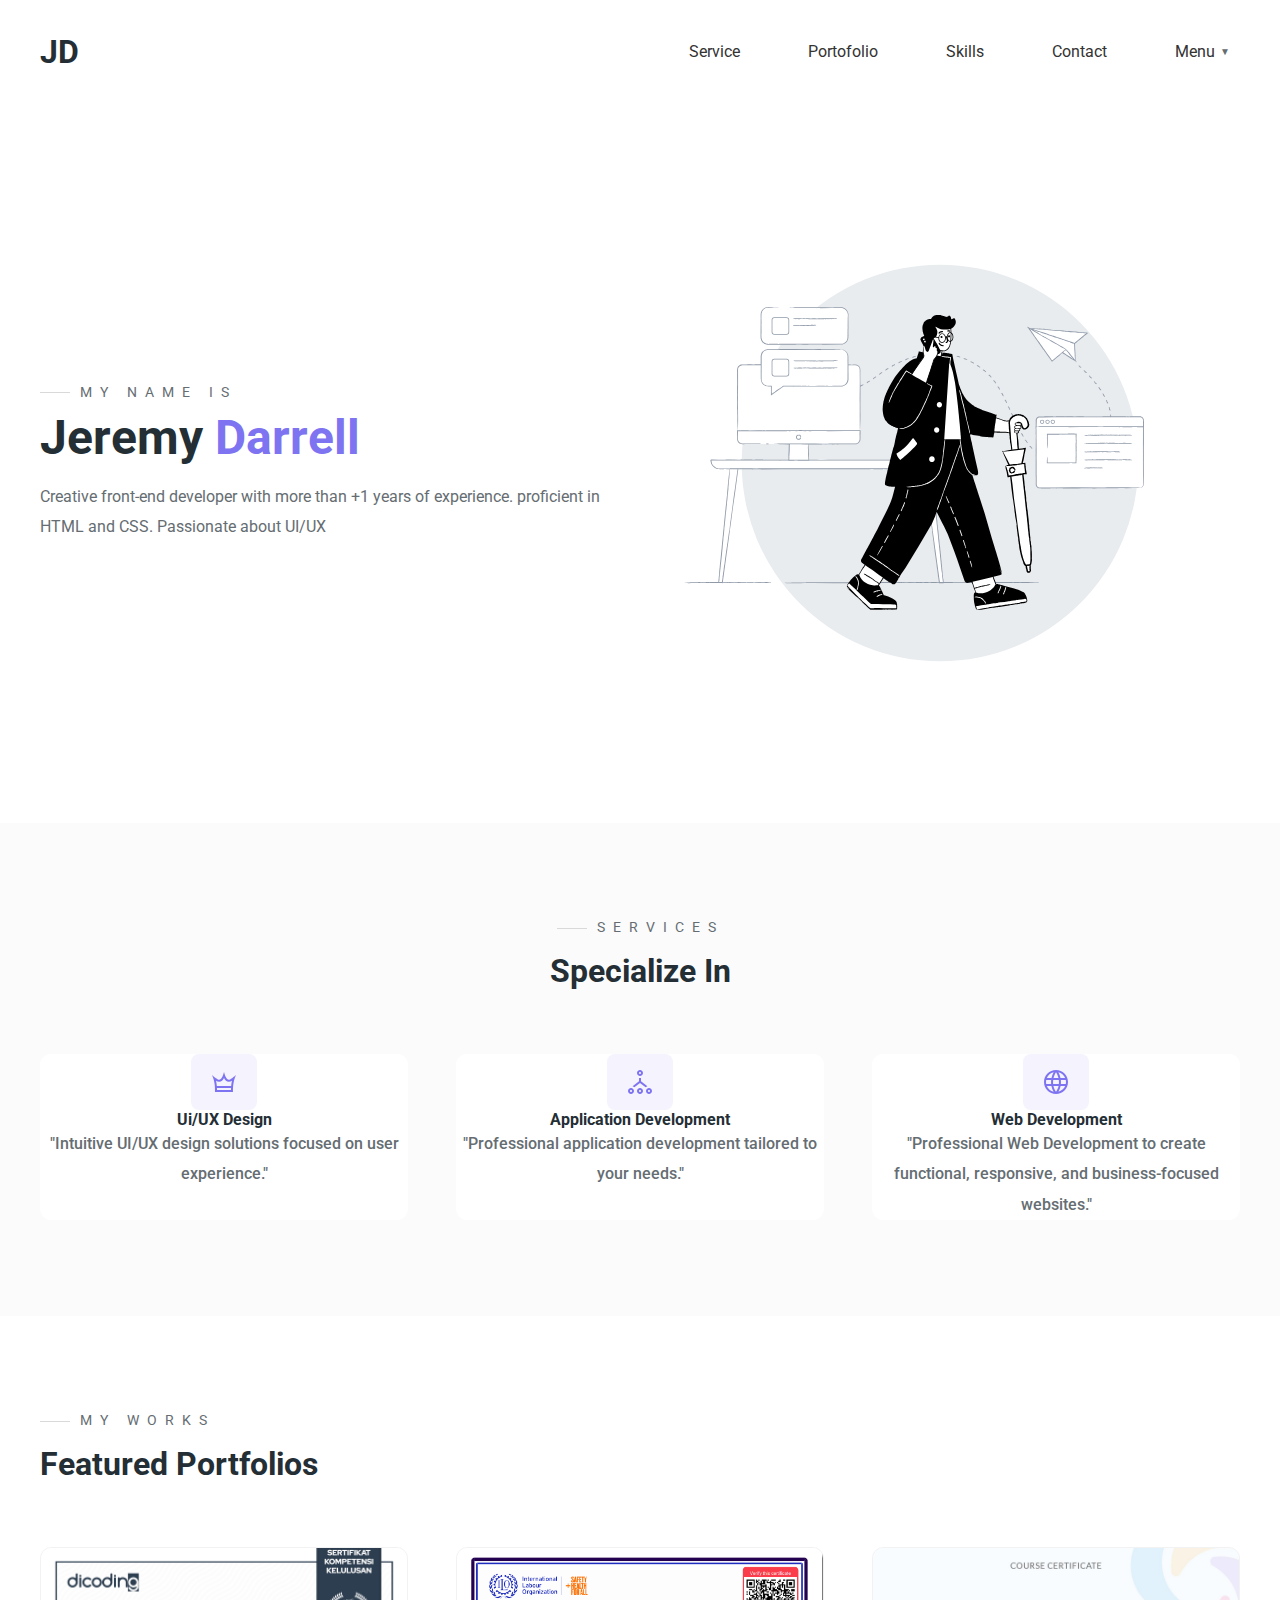
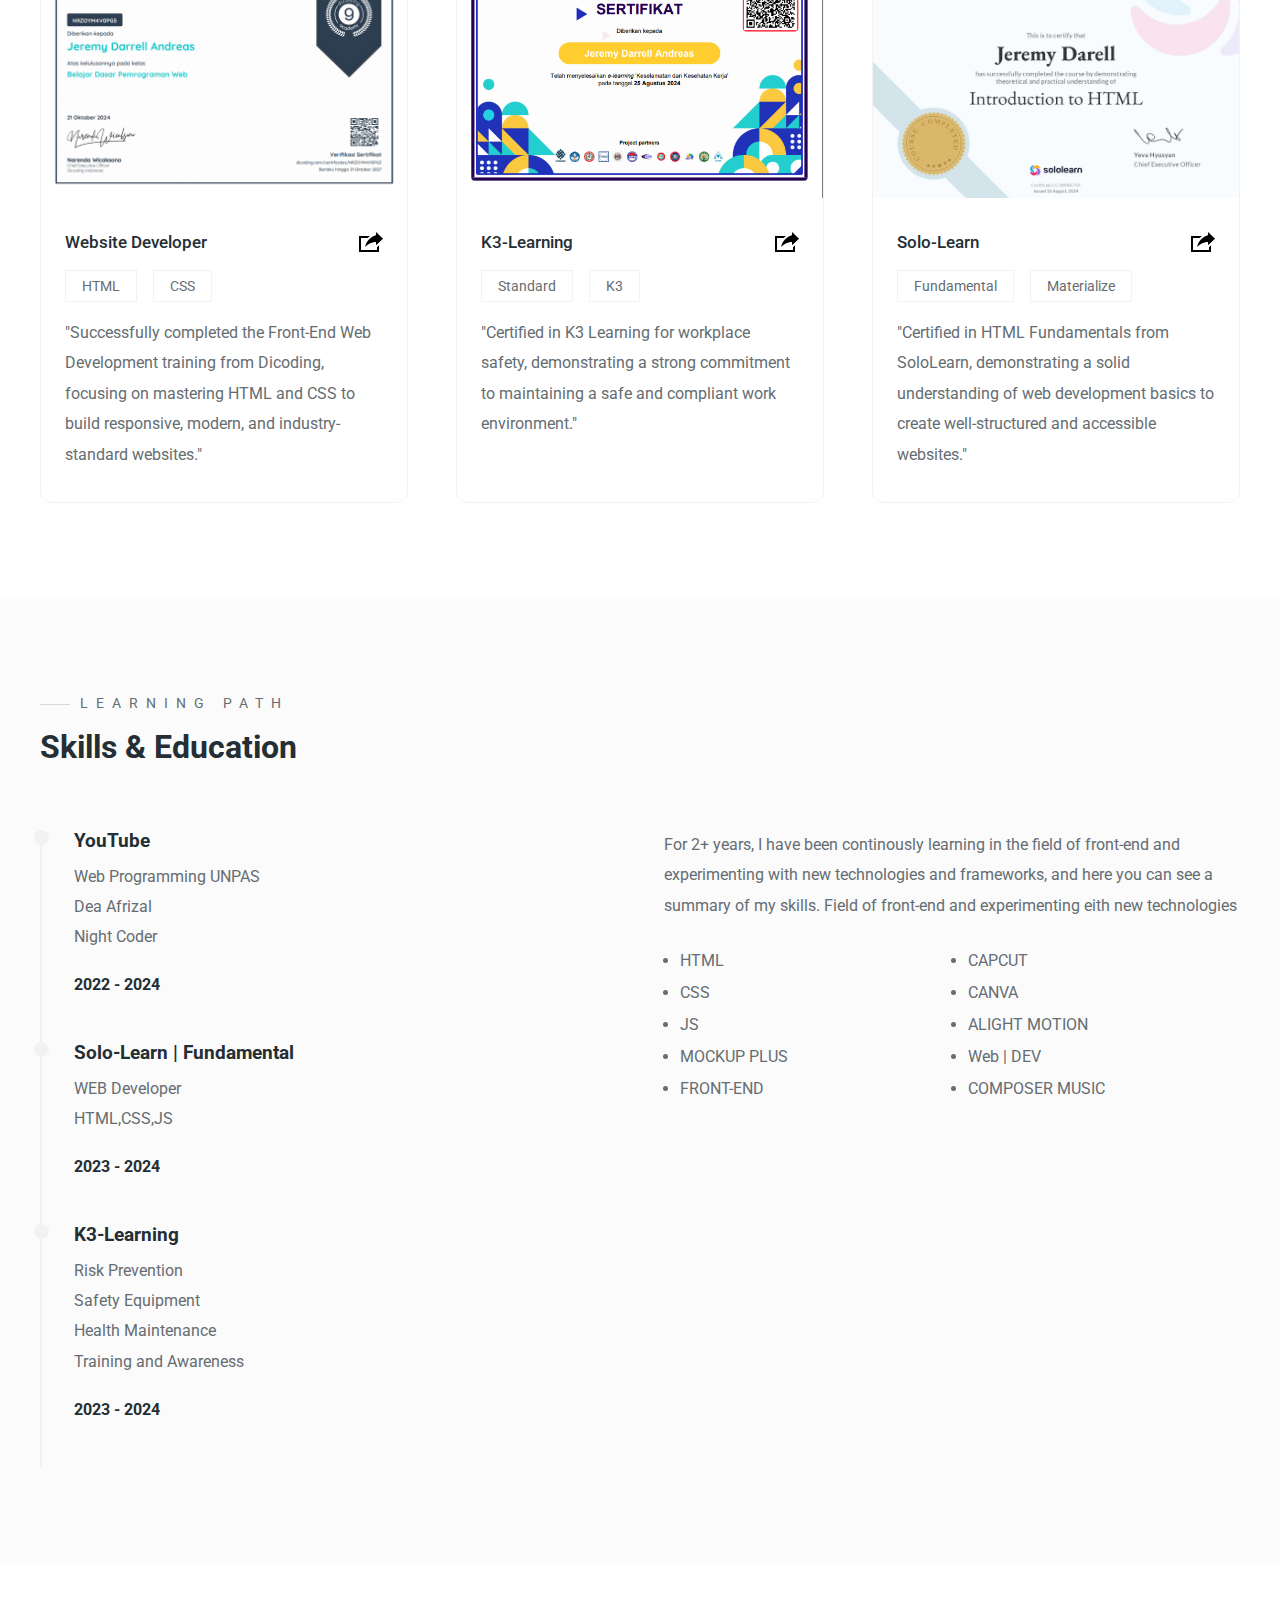
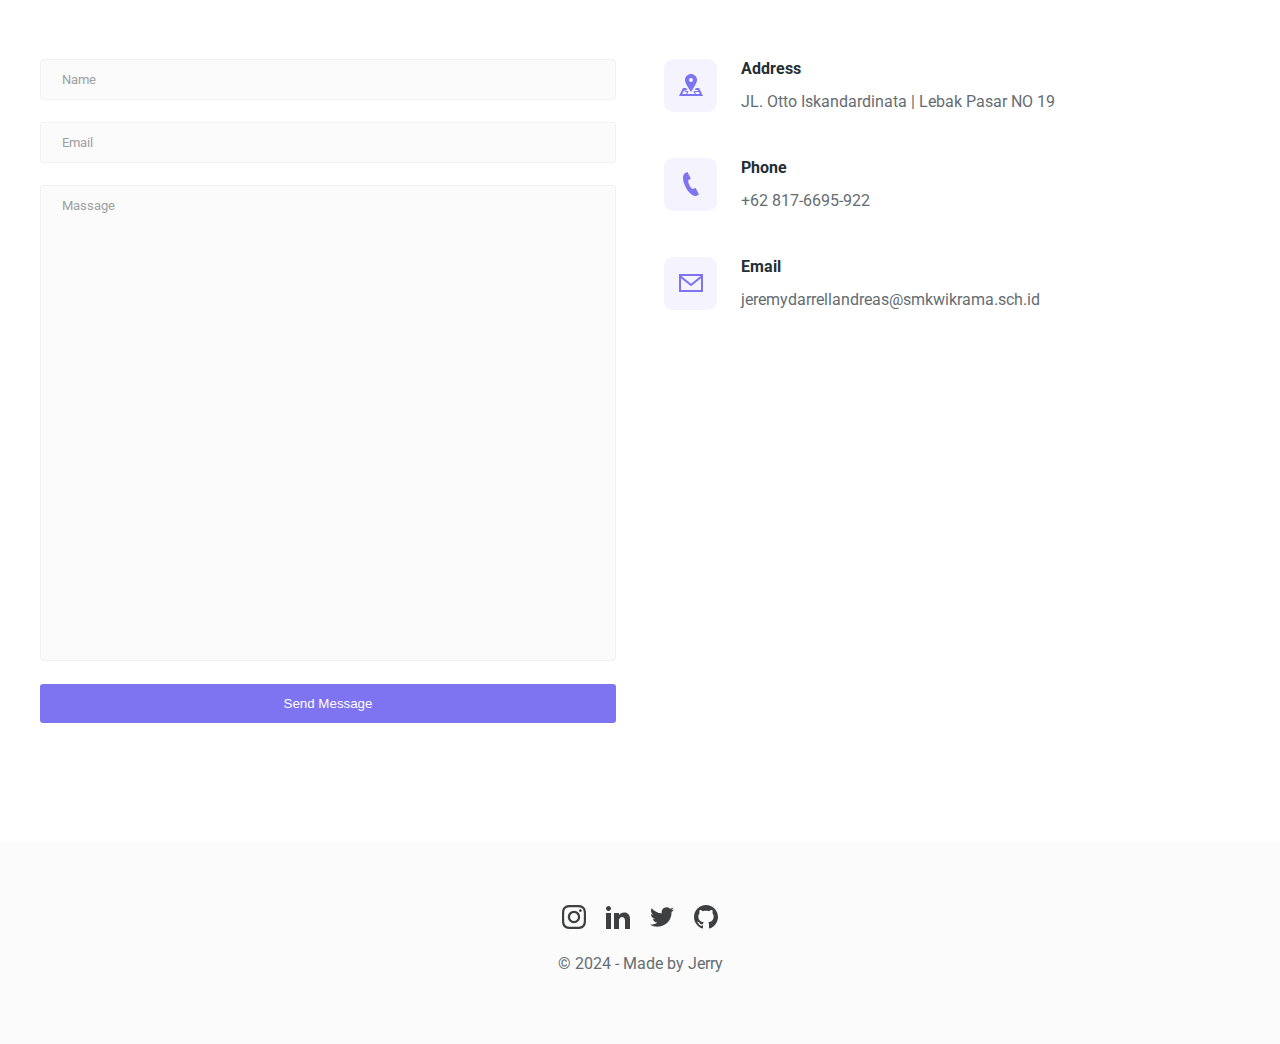
<file: index.html>
<html lang="en">

<head>
    <meta charset="UTF-8">
    <meta http-equiv="X-UA-Compatible" content="IE-edge">
    <meta name="viewport" content="width=device-width, initial-scale=1.0">
    <title>Jeremy Darrell - Software Engineer</title>
    <link rel="stylesheet" href="styles/style.css">
    <link rel="stylesheet" href="styles/renponsive.css">
</head>

<body>
    <!--  Header -->
    <header>
        <div class="main-container">
            <div class="nav">
                <div class="logo">
                    <a href="/">JD</a>
                </div>

                <nav>
                    <ul>
                        <li><a href="#services">Service</a></li>
                        <li><a href="#portfolios">Portofolio</a></li>
                        <li><a href="#skills">Skills</a></li>
                        <li><a href="#contact">Contact</a></li>
                        <li class="dropdown">
                            <a href="#portfolios" class="dropdown-trigger">Menu <span class="dropdown-icon">▼</span></a>
                            <div class="dropdown-content">
                                <a href="halaman1.html">Business</a>
                                <a href="halaman2.html">Tomalo</a>
                                <a href="halaman3.html">Pipas</a>
                                <a href="halaman4.html">Sejarah</a>
                                <a href="halaman5.html">Sunda</a>
                                <a href="Calculator.html">Calculator</a>
                            </div>
                        </li>
                        
                    </ul>
                </nav>

                <div class="burger">
                    <div class="line-1"></div>
                    <div class="line-2"></div>
                    <div class="line-3"></div>
                </div>
            </div>
            <section id="hero">
                <div class="hero-left">
                    <h3 class="pre-title">My name is</h3>
                    <h1 class="hero-name">Jeremy <span>Darrell</h1>
                    <p>Creative front-end developer with more than +1 years of experience. proficient in HTML and CSS.
                        Passionate about UI/UX </p>
                </div>
                <div class="hero-right">
                    <img src="images/sapiens (1).svg" alt="Person Standing">
                </div>
            </section>
        </div>
    </header>
    <!-- End of Header -->

    <main>
        <!-- Services -->
        <section id="services">
            <div class="services main-container">
                <h3 class="pre-title">Services</h3>
                <h1 class="section-title services-title">Specialize In</h1>

                <div class="grid-3">
                    <!-- Services 1 -->
                    <div class="service">
                        <div class="service-icon">
                            <svg xmlns="http://www.w3.org/2000/svg" width="24" height="24" viewBox="0 0 24 24">
                                <path
                                    d="M24 5c-3.923 3.265-5.623 4.716-7.15 4.716-2.44 0-3.681-3.675-4.85-7.716-1.165 4.028-2.41 7.715-4.853 7.715-1.513 0-3.168-1.404-7.147-4.715 3.321 7.018 3 14.292 3 17h18c0-1.718-.478-9.65 3-17zm-16.853 6.715c2.295 0 3.787-1.64 4.853-3.761 1.064 2.122 2.556 3.762 4.85 3.762 1.121 0 2.188-.43 3.126-1.042-.432 1.907-.68 3.72-.82 5.326h-14.322c-.138-1.617-.38-3.423-.808-5.324.927.607 2 1.039 3.121 1.039zm-2.14 8.285c-.003-.593-.016-1.267-.047-2h14.065c-.032.745-.046 1.422-.047 2h-13.971z" />
                            </svg>
                        </div>
                        <h4>Ui/UX Design</h4>
                        <p>"Intuitive UI/UX design solutions focused on user experience."</p>
                    </div>

                    <!-- Services 2 -->
                    <div class="service">
                        <div class="service-icon">
                            <svg xmlns="http://www.w3.org/2000/svg" width="24" height="24" viewBox="0 0 24 24">
                                <path
                                    d="M3 20c.552 0 1 .449 1 1s-.448 1-1 1-1-.449-1-1 .448-1 1-1zm0-2c-1.656 0-3 1.343-3 3s1.344 3 3 3 3-1.343 3-3-1.344-3-3-3zm9 2c.552 0 1 .449 1 1s-.448 1-1 1-1-.449-1-1 .448-1 1-1zm0-2c-1.656 0-3 1.343-3 3s1.344 3 3 3 3-1.343 3-3-1.344-3-3-3zm0-16c.552 0 1 .449 1 1s-.448 1-1 1-1-.449-1-1 .448-1 1-1zm0-2c-1.656 0-3 1.343-3 3s1.344 3 3 3 3-1.343 3-3-1.344-3-3-3zm9 20c.552 0 1 .449 1 1s-.448 1-1 1-1-.449-1-1 .448-1 1-1zm0-2c-1.656 0-3 1.343-3 3s1.344 3 3 3 3-1.343 3-3-1.344-3-3-3zm-1.577-1.721l-6.423-5.028v-3.352c-.323.066-.658.101-1 .101s-.677-.035-1-.101v3.352l-6.424 5.028c.695.233 1.323.602 1.844 1.093l5.58-4.372 5.579 4.373c.522-.492 1.15-.861 1.844-1.094z" />
                            </svg>
                        </div>
                        <h4>Application Development</h4>
                        <p>"Professional application development tailored to your needs."</p>
                    </div>

                    <!-- Services 3 -->
                    <div class="service">
                        <div class="service-icon">
                            <svg width="24" height="24" xmlns="http://www.w3.org/2000/svg" fill-rule="evenodd"
                                clip-rule="evenodd">
                                <path
                                    d="M12 0c6.623 0 12 5.377 12 12s-5.377 12-12 12-12-5.377-12-12 5.377-12 12-12m2.557 16h-5.115c.546 2.46 1.441 4.114 2.558 5.744 1.194-1.741 2.041-3.41 2.557-5.744m-7.157 0h-4.567c1.236 2.825 3.704 4.972 6.755 5.716-1.048-1.733-1.783-3.658-2.188-5.716m13.767 0h-4.567c-.391 1.988-1.095 3.887-2.175 5.694 3.012-.763 5.517-2.895 6.742-5.694m-14.005-6h-4.962c-.267 1.313-.267 2.685 0 4h4.915c-.119-1.329-.101-2.672.047-4m7.661 0h-5.647c-.165 1.326-.185 2.672-.053 4h5.753c.133-1.328.111-2.673-.053-4m6.977 0h-4.963c.148 1.328.166 2.671.048 4h4.915c.26-1.285.273-2.648 0-4m-12.156-7.729c-3.077.732-5.567 2.886-6.811 5.729h4.653c.435-2.042 1.178-3.985 2.158-5.729m2.355-.048c-1.089 1.77-1.91 3.453-2.463 5.777h4.927c-.534-2.246-1.337-3.948-2.464-5.777m2.368.069c1.013 1.812 1.733 3.76 2.146 5.708h4.654c-1.232-2.816-3.762-4.958-6.8-5.708" />
                            </svg>
                        </div>
                        <h4>Web Development</h4>
                        <p>"Professional Web Development to create functional, responsive, and business-focused
                            websites."
                        </p>
                    </div>
                </div>
            </div>
        </section>
        <!-- End of Services -->

        <!-- Portfolio -->
        <section id="portfolios">
            <div class="portfolios main-container">
                <h3 class="pre-title">My Works</h3>
                <h1 class="section-title">Featured Portfolios</h1>

                <div class="grid-3">
                    <!-- Portfolio 1 -->
                    <div class="portfolio">
                        <div class="portfolio-cover">
                            <img src="images/Sertifikat DICODING.png" alt="Portfolio-1">
                        </div>

                        <div class="portfolio-info">
                            <div class="portfolio-title">
                                <h4>Website Developer</h4>
                                <a href="/" class="portfolio-link">
                                    <svg xmlns="http://www.w3.org/2000/svg" width="24" height="24" viewBox="0 0 24 24">
                                        <path
                                            d="M6 17c2.269-9.881 11-11.667 11-11.667v-3.333l7 6.637-7 6.696v-3.333s-6.17-.171-11 5zm12 .145v2.855h-16v-12h6.598c.768-.787 1.561-1.449 2.339-2h-10.937v16h20v-6.769l-2 1.914z" />
                                    </svg>
                                </a>
                            </div>

                            <div class="portfolio-tags">
                                <div>HTML</div>
                                <div>CSS</div>
                            </div>

                            <p>"Successfully completed the Front-End Web Development training from Dicoding, focusing on
                                mastering HTML and CSS to build responsive, modern, and industry-standard websites."</p>
                        </div>
                    </div>
                    <!-- Portfolio 2 -->
                    <div class="portfolio">
                        <div class="portfolio-cover">
                            <img src="images/Sertifikat K3-Learning.png" alt="Portfolio 1">
                        </div>

                        <div class="portfolio-info">
                            <div class="portfolio-title">
                                <h4>K3-Learning</h4>
                                <a href="/" class="portfolio-link">
                                    <svg xmlns="http://www.w3.org/2000/svg" width="24" height="24" viewBox="0 0 24 24">
                                        <path
                                            d="M6 17c2.269-9.881 11-11.667 11-11.667v-3.333l7 6.637-7 6.696v-3.333s-6.17-.171-11 5zm12 .145v2.855h-16v-12h6.598c.768-.787 1.561-1.449 2.339-2h-10.937v16h20v-6.769l-2 1.914z" />
                                    </svg>
                                </a>
                            </div>

                            <div class="portfolio-tags">
                                <div>Standard</div>
                                <div>K3</div>
                            </div>

                            <p>"Certified in K3 Learning for workplace safety, demonstrating a strong commitment to
                                maintaining a safe and compliant work environment."</p>
                        </div>
                    </div>
                    <!-- portfolio 3 -->
                    <div class="portfolio">
                        <div class="portfolio-cover">
                            <img src="images/Sertifikat SoloLearn HMTL.jpg" alt="Portfolio 1">
                        </div>

                        <div class="portfolio-info">
                            <div class="portfolio-title">
                                <h4>Solo-Learn</h4>
                                <a href="/" class="portfolio-link">
                                    <svg xmlns="http://www.w3.org/2000/svg" width="24" height="24" viewBox="0 0 24 24">
                                        <path
                                            d="M6 17c2.269-9.881 11-11.667 11-11.667v-3.333l7 6.637-7 6.696v-3.333s-6.17-.171-11 5zm12 .145v2.855h-16v-12h6.598c.768-.787 1.561-1.449 2.339-2h-10.937v16h20v-6.769l-2 1.914z" />
                                    </svg>
                                </a>
                            </div>

                            <div class="portfolio-tags">
                                <div>Fundamental</div>
                                <div>Materialize</div>
                            </div>

                            <p>"Certified in HTML Fundamentals from SoloLearn, demonstrating a solid understanding of
                                web
                                development basics to create well-structured and accessible websites."</p>
                        </div>
                    </div>


                </div>
            </div>
        </section>
        <!-- End of portfolio -->

        <!-- Skilss & Education -->
        <section id="skills">
            <div class="skilss main-container">
                <h3 class="pre-title">Learning Path</h3>
                <h1 class="section-title">Skills & Education</h1>

                <div class="skills-grid">
                    <div class="skills-left">
                        <!-- Education 1 -->
                        <div class="education">
                            <div class="line">
                                <div></div>
                            </div>

                            <div class="education-info">
                                <h3 class="education-title">YouTube</h3>
                                <p>Web Programming UNPAS <br>
                                    Dea Afrizal <br>
                                    Night Coder</p>
                                <h4 class="education-years">2022 - 2024</h4>
                            </div>
                        </div>
                        <!-- Education 2 -->
                        <div class="education">
                            <div class="line">
                                <div></div>
                            </div>

                            <div class="education-info">
                                <h3 class="education-title">Solo-Learn | Fundamental</h3>
                                <p> WEB Developer <br>
                                    HTML,CSS,JS
                                </p>
                                <h4 class="education-years">2023 - 2024</h4>
                            </div>
                        </div>
                        <!-- Education 3 -->
                        <div class="education">
                            <div class="line">
                                <div></div>
                            </div>

                            <div class="education-info">
                                <h3 class="education-title">K3-Learning</h3>
                                <p>Risk Prevention <br>
                                    Safety Equipment <br>
                                    Health Maintenance <br>
                                    Training and Awareness
                                </p>
                                <h4 class="education-years">2023 - 2024</h4>
                            </div>
                        </div>
                    </div>
                    <div class="skills-right">
                        <p>For 2+ years, I have been continously learning in the field of front-end
                            and experimenting with new technologies and frameworks, and here you can
                            see a summary of my skills. Field of front-end and experimenting eith new technologies
                        </p>
                        <div class="skills-list">
                            <ul>
                                <li>HTML</li>
                                <li>CSS</li>
                                <li>JS</li>
                                <li>MOCKUP PLUS</li>
                                <li>FRONT-END</li>
                            </ul>

                            <ul>
                                <li>CAPCUT</li>
                                <li>CANVA</li>
                                <li>ALIGHT MOTION</li>
                                <li>Web | DEV</li>
                                <li>COMPOSER MUSIC</li>
                            </ul>
                        </div>
                    </div>
                </div>
            </div>
        </section>
        <!-- End of Skilss & Education -->


        <!-- Contact -->
        <section id="contact">
            <div class="contact main-container">
                <div class="contact-left">
                    <form class="contact-form" action="https://formspree.io/f/xbljqole" method="POST">
                        <!-- Masukin link formspree ke dalam action -->
                        <div>
                            <input type="text" placeholder="Name" name="name">
                        </div>
                        <div>
                            <input type="email" placeholder="Email" name="email">
                        </div>
                        <div>
                            <textarea name="message" id="message" placeholder="Massage" cols="30" rows="30"></textarea>
                        </div>
                        <div>
                            <button class="btn-submit">Send Message</button>
                        </div>
                    </form>
                </div>
                <div class="contact-right">
                    <!-- Contact Item 1 -->
                    <div class="contact-item">
                        <div class="contact-item-icon">
                            <svg xmlns="http://www.w3.org/2000/svg" width="24" height="24" viewBox="0 0 24 24">
                                <path
                                    d="M12 1c-3.148 0-6 2.553-6 5.702 0 3.148 2.602 6.907 6 12.298 3.398-5.391 6-9.15 6-12.298 0-3.149-2.851-5.702-6-5.702zm0 8c-1.105 0-2-.895-2-2s.895-2 2-2 2 .895 2 2-.895 2-2 2zm8 6h-3.135c-.385.641-.798 1.309-1.232 2h3.131l.5 1h-4.264l-.344.544-.289.456h.558l.858 2h-7.488l.858-2h.479l-.289-.456-.343-.544h-2.042l-1.011-1h2.42c-.435-.691-.848-1.359-1.232-2h-3.135l-4 8h24l-4-8zm-12.794 6h-3.97l1.764-3.528 1.516 1.528h1.549l-.859 2zm8.808-2h3.75l1 2h-3.892l-.858-2z" />
                            </svg>
                        </div>
                        <div class="contact-item-detail">
                            <h4>Address</h4>
                            <p>JL. Otto Iskandardinata | Lebak Pasar NO 19 </p>
                        </div>
                    </div>
                    <!-- Contact Item 2 -->
                    <div class="contact-item">
                        <div class="contact-item-icon">
                            <svg xmlns="http://www.w3.org/2000/svg" width="24" height="24" viewBox="0 0 24 24">
                                <path
                                    d="M20 22.621l-3.521-6.795c-.008.004-1.974.97-2.064 1.011-2.24 1.086-6.799-7.82-4.609-8.994l2.083-1.026-3.493-6.817-2.106 1.039c-7.202 3.755 4.233 25.982 11.6 22.615.121-.055 2.102-1.029 2.11-1.033z" />
                            </svg>
                        </div>
                        <div class="contact-item-detail">
                            <h4>Phone</h4>
                            <p>+62 817-6695-922</p>
                        </div>
                    </div>
                    <!-- Contact Item 3 -->
                    <div class="contact-item">
                        <div class="contact-item-icon">
                            <svg xmlns="http://www.w3.org/2000/svg" width="24" height="24" viewBox="0 0 24 24">
                                <path
                                    d="M0 3v18h24v-18h-24zm21.518 2l-9.518 7.713-9.518-7.713h19.036zm-19.518 14v-11.817l10 8.104 10-8.104v11.817h-20z" />
                            </svg>
                        </div>
                        <div class="contact-item-detail">
                            <h4>Email</h4>
                            <p>jeremydarrellandreas@smkwikrama.sch.id</p>
                        </div>
                    </div>
                </div>
            </div>
        </section>
        <!-- End of Contact -->
    </main>

    <!-- Footer -->
    <footer>
        <div class="footer-icons">
            <a href=""><svg xmlns="http://www.w3.org/2000/svg" width="24" height="24" viewBox="0 0 24 24">
                    <path
                        d="M12 2.163c3.204 0 3.584.012 4.85.07 3.252.148 4.771 1.691 4.919 4.919.058 1.265.069 1.645.069 4.849 0 3.205-.012 3.584-.069 4.849-.149 3.225-1.664 4.771-4.919 4.919-1.266.058-1.644.07-4.85.07-3.204 0-3.584-.012-4.849-.07-3.26-.149-4.771-1.699-4.919-4.92-.058-1.265-.07-1.644-.07-4.849 0-3.204.013-3.583.07-4.849.149-3.227 1.664-4.771 4.919-4.919 1.266-.057 1.645-.069 4.849-.069zm0-2.163c-3.259 0-3.667.014-4.947.072-4.358.2-6.78 2.618-6.98 6.98-.059 1.281-.073 1.689-.073 4.948 0 3.259.014 3.668.072 4.948.2 4.358 2.618 6.78 6.98 6.98 1.281.058 1.689.072 4.948.072 3.259 0 3.668-.014 4.948-.072 4.354-.2 6.782-2.618 6.979-6.98.059-1.28.073-1.689.073-4.948 0-3.259-.014-3.667-.072-4.947-.196-4.354-2.617-6.78-6.979-6.98-1.281-.059-1.69-.073-4.949-.073zm0 5.838c-3.403 0-6.162 2.759-6.162 6.162s2.759 6.163 6.162 6.163 6.162-2.759 6.162-6.163c0-3.403-2.759-6.162-6.162-6.162zm0 10.162c-2.209 0-4-1.79-4-4 0-2.209 1.791-4 4-4s4 1.791 4 4c0 2.21-1.791 4-4 4zm6.406-11.845c-.796 0-1.441.645-1.441 1.44s.645 1.44 1.441 1.44c.795 0 1.439-.645 1.439-1.44s-.644-1.44-1.439-1.44z" />
                </svg></a>
            <a href=""><svg xmlns="http://www.w3.org/2000/svg" width="24" height="24" viewBox="0 0 24 24">
                    <path
                        d="M4.98 3.5c0 1.381-1.11 2.5-2.48 2.5s-2.48-1.119-2.48-2.5c0-1.38 1.11-2.5 2.48-2.5s2.48 1.12 2.48 2.5zm.02 4.5h-5v16h5v-16zm7.982 0h-4.968v16h4.969v-8.399c0-4.67 6.029-5.052 6.029 0v8.399h4.988v-10.131c0-7.88-8.922-7.593-11.018-3.714v-2.155z" />
                </svg></a>
            <a href=""><svg xmlns="http://www.w3.org/2000/svg" width="24" height="24" viewBox="0 0 24 24">
                    <path
                        d="M24 4.557c-.883.392-1.832.656-2.828.775 1.017-.609 1.798-1.574 2.165-2.724-.951.564-2.005.974-3.127 1.195-.897-.957-2.178-1.555-3.594-1.555-3.179 0-5.515 2.966-4.797 6.045-4.091-.205-7.719-2.165-10.148-5.144-1.29 2.213-.669 5.108 1.523 6.574-.806-.026-1.566-.247-2.229-.616-.054 2.281 1.581 4.415 3.949 4.89-.693.188-1.452.232-2.224.084.626 1.956 2.444 3.379 4.6 3.419-2.07 1.623-4.678 2.348-7.29 2.04 2.179 1.397 4.768 2.212 7.548 2.212 9.142 0 14.307-7.721 13.995-14.646.962-.695 1.797-1.562 2.457-2.549z" />
                </svg></a>
            <a href=""><svg xmlns="http://www.w3.org/2000/svg" width="24" height="24" viewBox="0 0 24 24">
                    <path
                        d="M12 0c-6.626 0-12 5.373-12 12 0 5.302 3.438 9.8 8.207 11.387.599.111.793-.261.793-.577v-2.234c-3.338.726-4.033-1.416-4.033-1.416-.546-1.387-1.333-1.756-1.333-1.756-1.089-.745.083-.729.083-.729 1.205.084 1.839 1.237 1.839 1.237 1.07 1.834 2.807 1.304 3.492.997.107-.775.418-1.305.762-1.604-2.665-.305-5.467-1.334-5.467-5.931 0-1.311.469-2.381 1.236-3.221-.124-.303-.535-1.524.117-3.176 0 0 1.008-.322 3.301 1.23.957-.266 1.983-.399 3.003-.404 1.02.005 2.047.138 3.006.404 2.291-1.552 3.297-1.23 3.297-1.23.653 1.653.242 2.874.118 3.176.77.84 1.235 1.911 1.235 3.221 0 4.609-2.807 5.624-5.479 5.921.43.372.823 1.102.823 2.222v3.293c0 .319.192.694.801.576 4.765-1.589 8.199-6.086 8.199-11.386 0-6.627-5.373-12-12-12z" />
                </svg></a>
        </div>
        <p>&#169; 2024 - Made by Jerry</p>
    </footer>
    <!-- End of Footer -->
    <script src="scripts/main.js"></script>
    <!-- <link rel="stylesheet" href="styles/renponsive.css"> -->
</body>

</html>
</file>
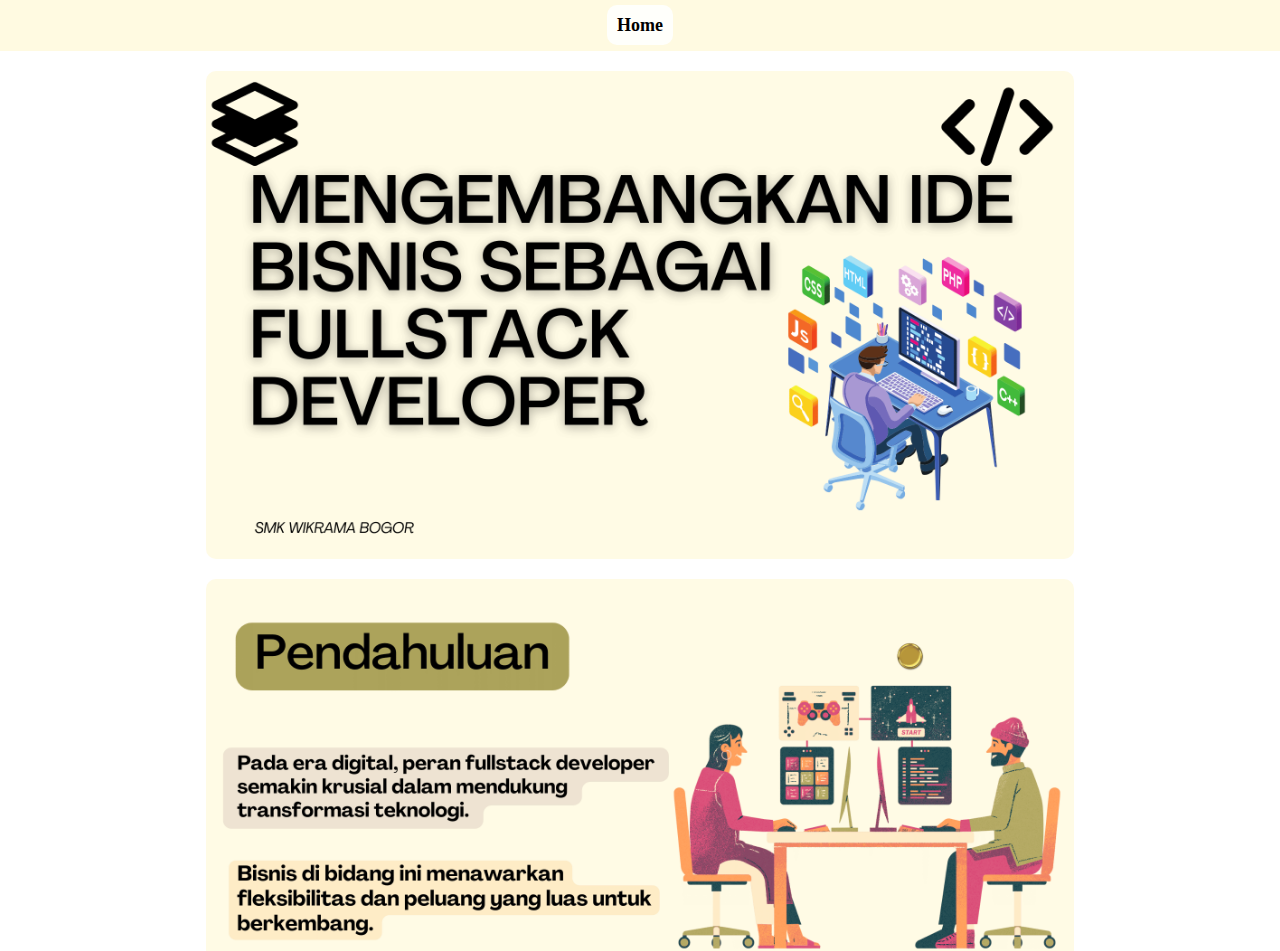
<file: halaman1.html>
<!DOCTYPE html>
<html lang="en">
<head>
    <meta charset="UTF-8">
    <meta name="viewport" content="width=device-width, initial-scale=1.0">
    <title>HALAMAN 1</title>
    <link rel="stylesheet" href="styles/halaman1.css">
</head>
<body>
    <nav class="navbar">
       <a href="index.html" class="home-link">Home</a>
    </nav>

    <main>
        <div class="image-container">
        <img src="imagesH1/Gambar1.png" alt="Image 1" class="scroll-image">
        <img src="imagesH1/Gambar2.png" alt="Image 2" class="scroll-image">
        <img src="imagesH1/Gambar3.png" alt="Image 3" class="scroll-image">
        <img src="imagesH1/Gambar4.png" alt="Image 4" class="scroll-image">
        <img src="imagesH1/Gambar5.png" alt="Image 5" class="scroll-image">
        <img src="imagesH1/Gambar6.png" alt="Image 6" class="scroll-image">
        <img src="imagesH1/Gambar7.png" alt="Image 7" class="scroll-image">
        <img src="imagesH1/Gambar8.png" alt="Image 8" class="scroll-image">
        </div>
    </main>

</body>
</html>
</file>
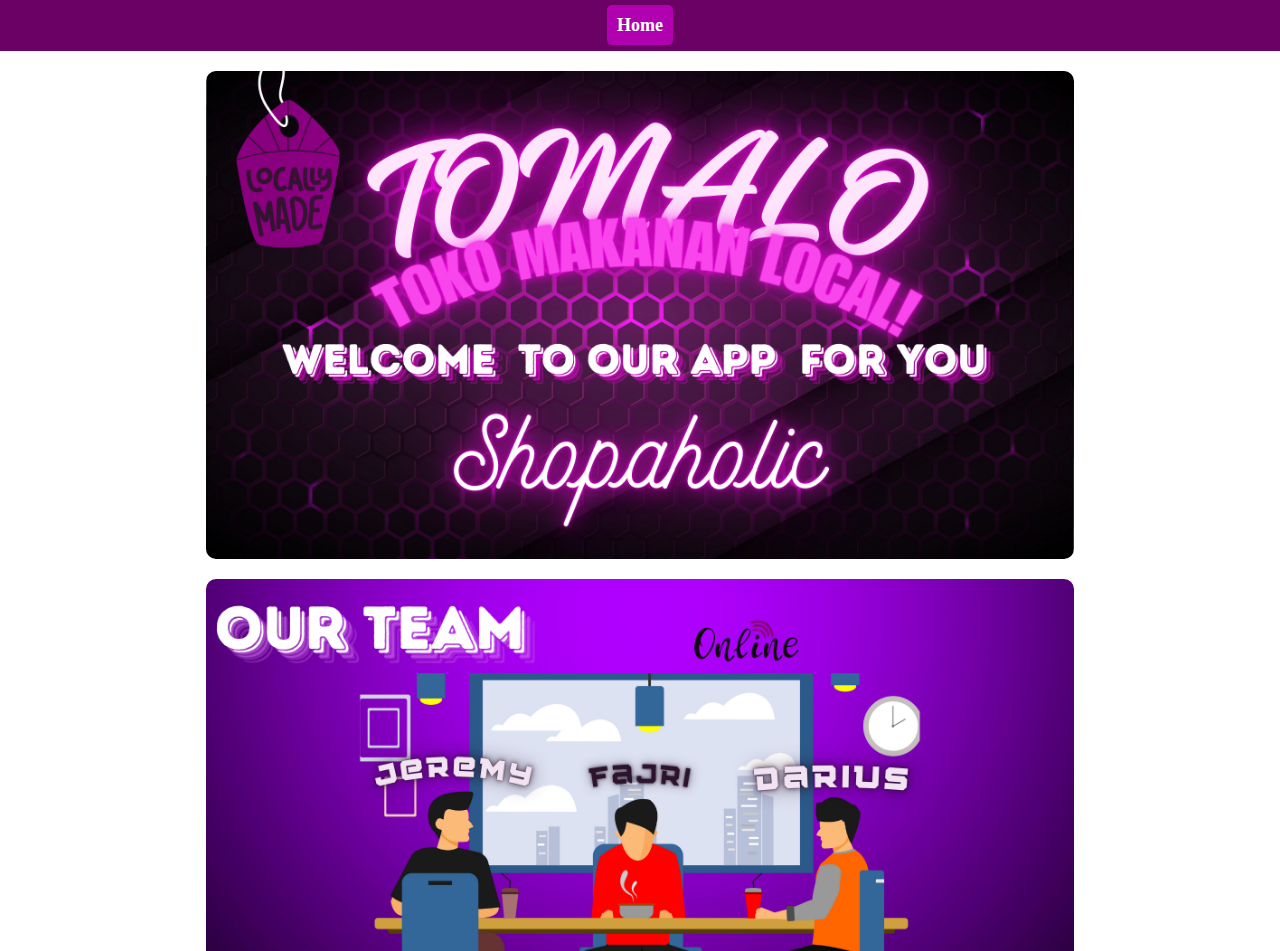
<file: halaman2.html>
<!DOCTYPE html>
<html lang="en">
<head>
    <meta charset="UTF-8">
    <meta name="viewport" content="width=device-width, initial-scale=1.0">
    <title>TOMALO</title>
    <link rel="stylesheet" href="styles/halaman2.css">
</head>
<body>

    <nav class="navbar">
        <a href="index.html" class="home-link">Home</a>
    </nav>

    <main>
        <div class="image-container">
            <img src="ImagesH2/TOMALO 1.png" alt="" class="scroll-image">
            <img src="ImagesH2/TOMALO 2.png" alt=""  class="scroll-image">
            <img src="ImagesH2/TOMALO 3.png" alt=""  class="scroll-image">
            <img src="ImagesH2/TOMALO 4.png" alt=""  class="scroll-image">
            <img src="ImagesH2/TOMALO 5.png" alt=""  class="scroll-image">
            <img src="ImagesH2/TOMALO 6.png" alt=""  class="scroll-image">
            <img src="ImagesH2/TOMALO 7.png" alt=""  class="scroll-image">
            <img src="ImagesH2/TOMALO 8.png" alt=""  class="scroll-image">
            <img src="ImagesH2/TOMALO 9.png" alt=""  class="scroll-image"> 
            <img src="ImagesH2/TOMALO 10.png" alt=""  class="scroll-image">
            <img src="ImagesH2/TOMALO 11.png" alt=""  class="scroll-image">
            <img src="ImagesH2/TOMALO 12.png" alt=""  class="scroll-image">
            <img src="ImagesH2/TOMALO 13.png" alt=""  class="scroll-image">
            <img src="ImagesH2/TOMALO 14.png" alt=""  class="scroll-image">
            <img src="ImagesH2/TOMALO 15.png" alt=""  class="scroll-image">
            <img src="ImagesH2/TOMALO 16.png" alt=""  class="scroll-image">
            <img src="ImagesH2/TOMALO 17.png" alt=""  class="scroll-image">
            <img src="ImagesH2/TOMALO 18.png" alt=""  class="scroll-image">
            <img src="ImagesH2/TOMALO 19.png" alt=""  class="scroll-image">
            <img src="ImagesH2/TOMALO 21.png" alt=""  class="scroll-image">
            <img src="ImagesH2/TOMALO 22.png" alt=""  class="scroll-image">
            <img src="ImagesH2/TOMALO 23.png" alt=""  class="scroll-image">

        </div>
    </main>
    
</body>
</html>
</file>
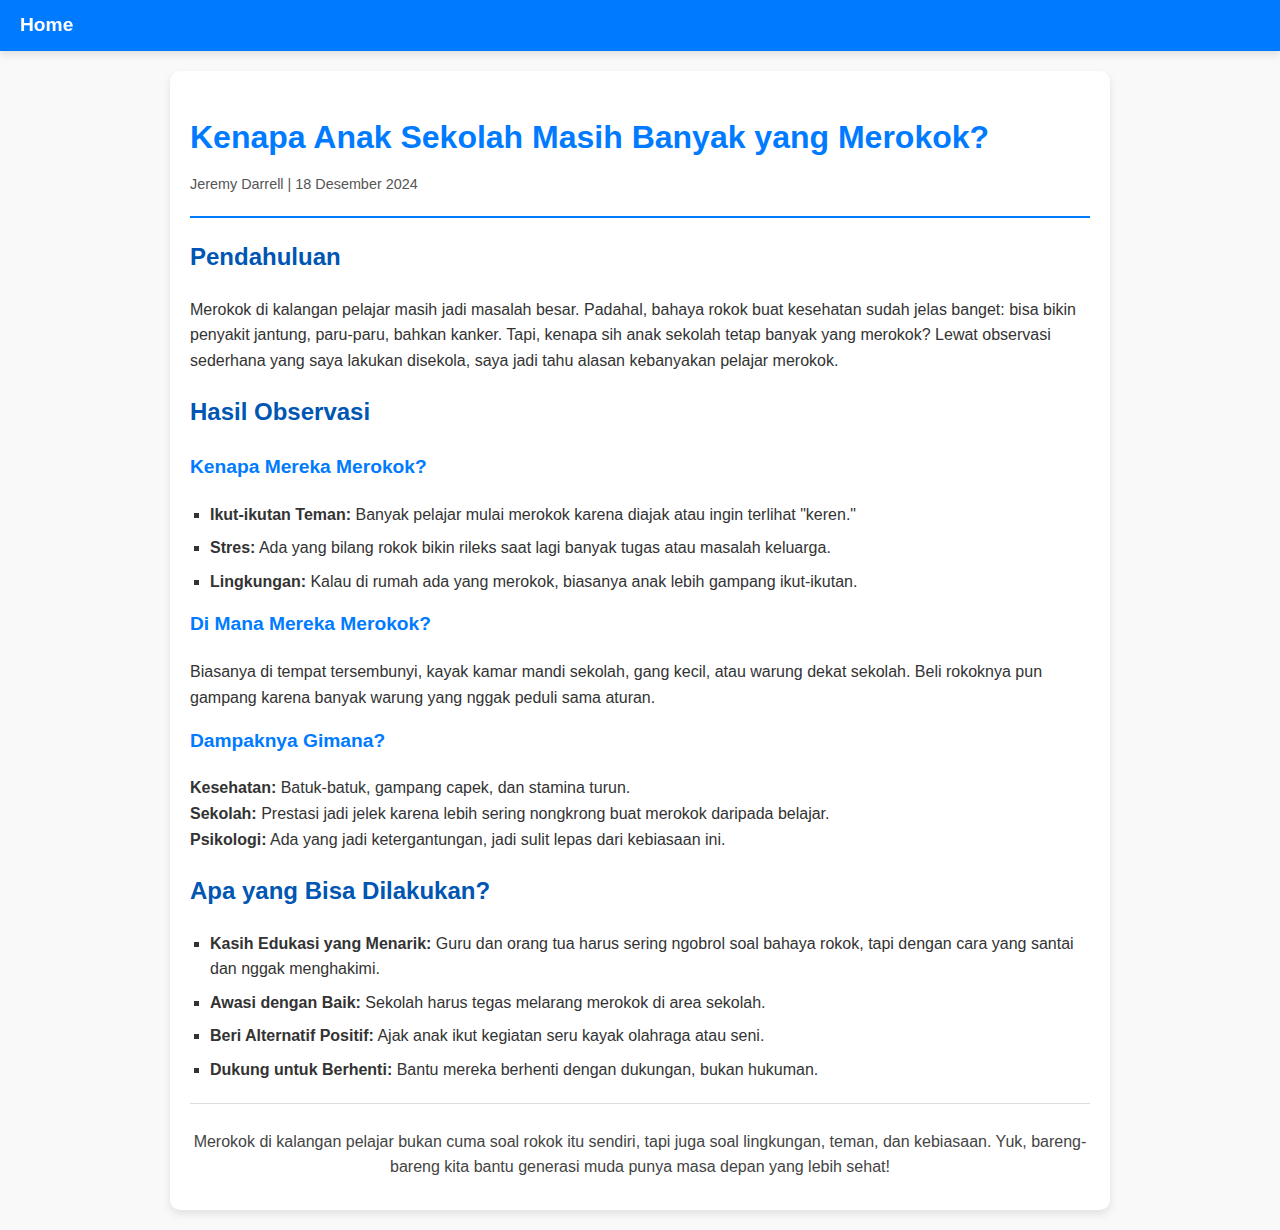
<file: halaman3.html>
<!DOCTYPE html>
<html lang="en">

<head>
    <meta charset="UTF-8">
    <meta name="viewport" content="width=device-width, initial-scale=1.0">
    <title>HALAMAN 1</title>
    <link rel="stylesheet" href="styles/halaman3.css">
</head>

<body>
    <main>
        <nav class="navbar">
            <a href="index.html" class="nav-link">Home</a>
        </nav>
        <div class="container">
            <article class="article">
                <header>
                    <h1>Kenapa Anak Sekolah Masih Banyak yang Merokok?</h1>
                    <p class="author-date">Jeremy Darrell | 18 Desember 2024</p>
                </header>
    
                <section>
                    <h2>Pendahuluan</h2>
                    <p>Merokok di kalangan pelajar masih jadi masalah besar. Padahal, bahaya rokok buat kesehatan sudah jelas banget: bisa bikin penyakit jantung, paru-paru, bahkan kanker. Tapi, kenapa sih anak sekolah tetap banyak yang merokok? Lewat observasi sederhana yang saya lakukan disekola, saya jadi tahu alasan kebanyakan pelajar merokok.</p>
                </section>
    
                <section>
                    <h2>Hasil Observasi</h2>
                    <h3>Kenapa Mereka Merokok?</h3>
                    <ul>
                        <li><strong>Ikut-ikutan Teman:</strong> Banyak pelajar mulai merokok karena diajak atau ingin terlihat "keren."</li>
                        <li><strong>Stres:</strong> Ada yang bilang rokok bikin rileks saat lagi banyak tugas atau masalah keluarga.</li>
                        <li><strong>Lingkungan:</strong> Kalau di rumah ada yang merokok, biasanya anak lebih gampang ikut-ikutan.</li>
                    </ul>
    
                    <h3>Di Mana Mereka Merokok?</h3>
                    <p>Biasanya di tempat tersembunyi, kayak kamar mandi sekolah, gang kecil, atau warung dekat sekolah. Beli rokoknya pun gampang karena banyak warung yang nggak peduli sama aturan.</p>
    
                    <h3>Dampaknya Gimana?</h3>
                    <p>
                        <strong>Kesehatan:</strong> Batuk-batuk, gampang capek, dan stamina turun.<br>
                        <strong>Sekolah:</strong> Prestasi jadi jelek karena lebih sering nongkrong buat merokok daripada belajar.<br>
                        <strong>Psikologi:</strong> Ada yang jadi ketergantungan, jadi sulit lepas dari kebiasaan ini.
                    </p>
                </section>
    
                <section>
                    <h2>Apa yang Bisa Dilakukan?</h2>
                    <ul>
                        <li><strong>Kasih Edukasi yang Menarik:</strong> Guru dan orang tua harus sering ngobrol soal bahaya rokok, tapi dengan cara yang santai dan nggak menghakimi.</li>
                        <li><strong>Awasi dengan Baik:</strong> Sekolah harus tegas melarang merokok di area sekolah.</li>
                        <li><strong>Beri Alternatif Positif:</strong> Ajak anak ikut kegiatan seru kayak olahraga atau seni.</li>
                        <li><strong>Dukung untuk Berhenti:</strong> Bantu mereka berhenti dengan dukungan, bukan hukuman.</li>
                    </ul>
                </section>
    
                <footer>
                    <p>Merokok di kalangan pelajar bukan cuma soal rokok itu sendiri, tapi juga soal lingkungan, teman, dan kebiasaan. Yuk, bareng-bareng kita bantu generasi muda punya masa depan yang lebih sehat!</p>
                </footer>
            </article>
        </div>
    </main>

</body>

</html>
</file>
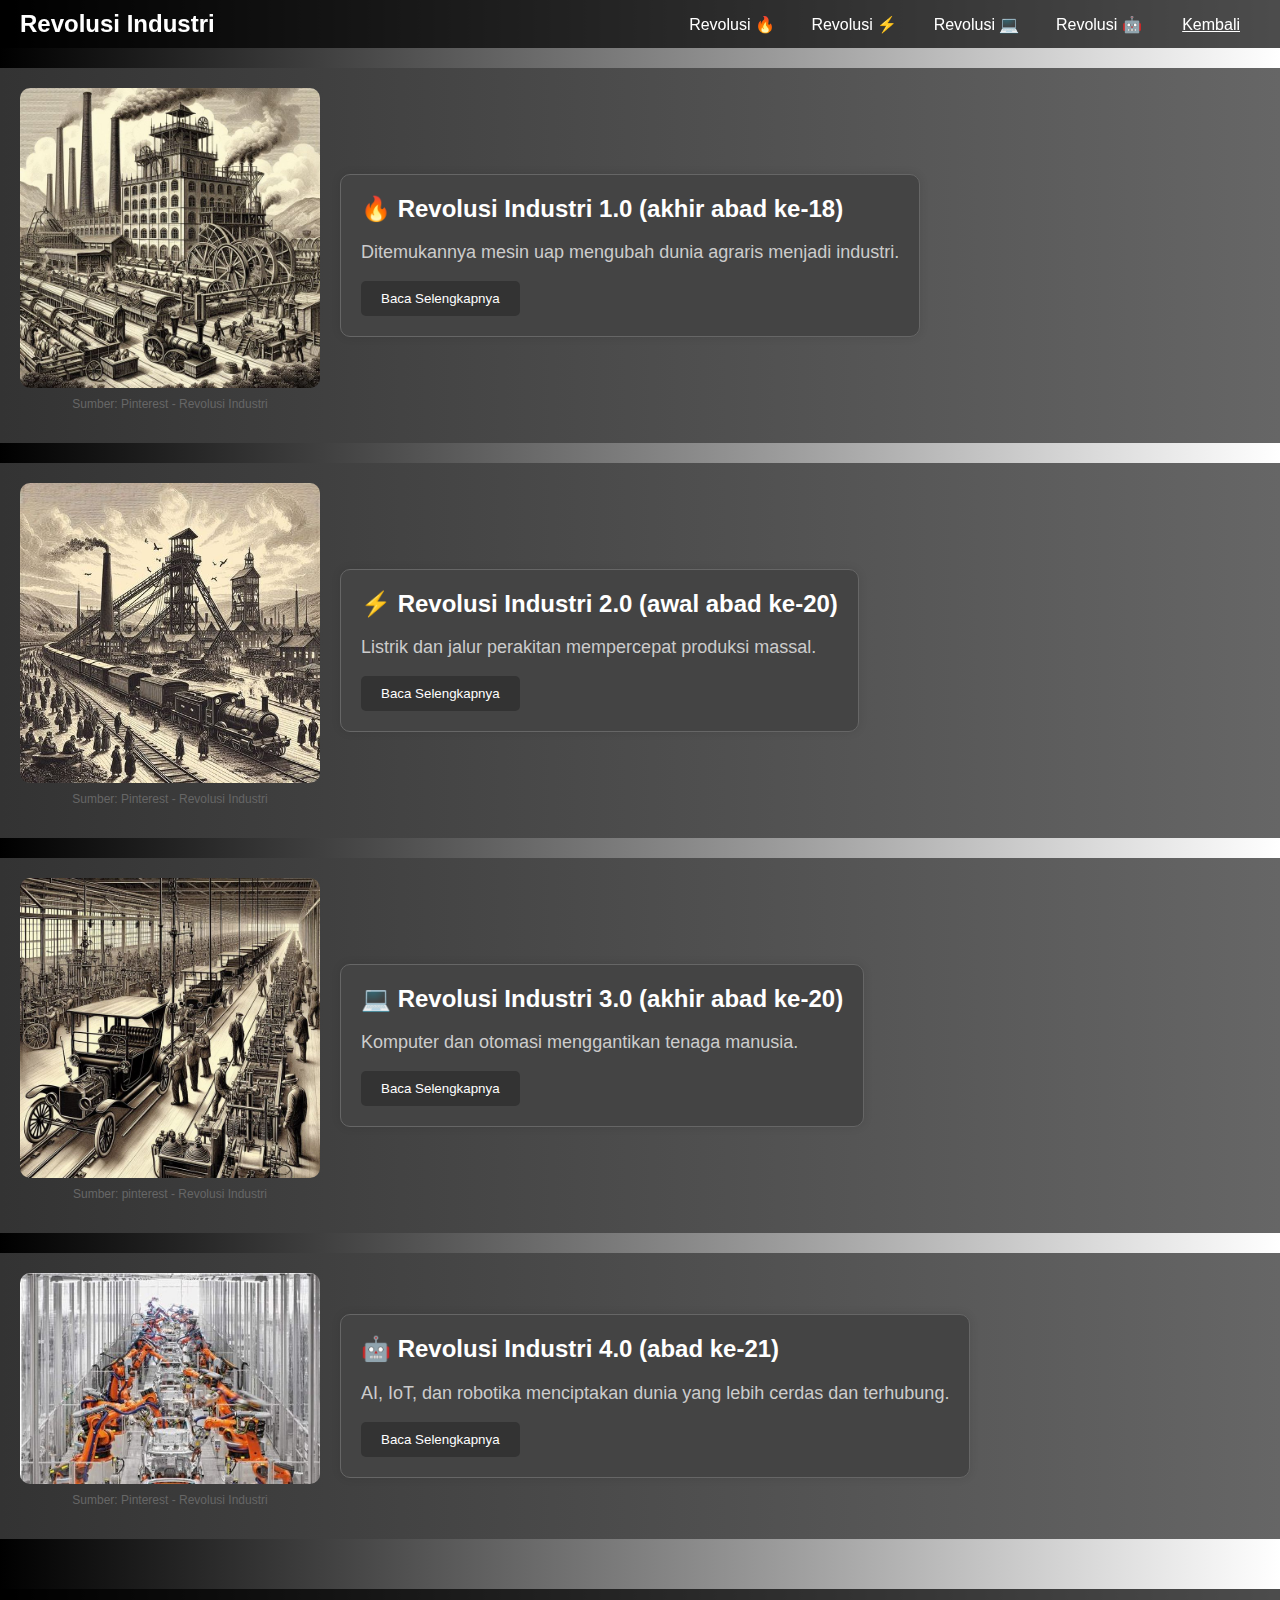
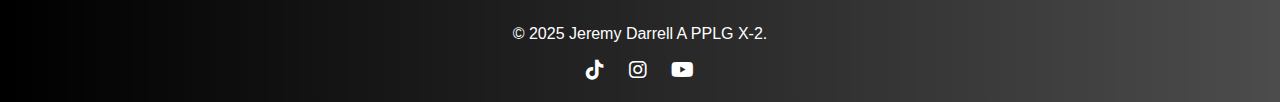
<file: halaman4.html>
<!DOCTYPE html>
<html lang="id">

<head>
  <meta charset="UTF-8">
  <meta name="viewport" content="width=device-width, initial-scale=1.0">
  <title>Revolusi Industri</title>
  <link rel="stylesheet" href="styles/halaman4.css">
  <script src="scripts/Halaman4.js" defer></script>
  <!-- Link untuk ikon (contoh: FontAwesome) -->
  <link rel="stylesheet" href="https://cdnjs.cloudflare.com/ajax/libs/font-awesome/6.0.0/css/all.min.css">
</head>

<body>
  <!-- Navbar -->
  <nav class="navbar">
    <div class="navbar-left">
      <h1>Revolusi Industri</h1>
    </div>
    <div class="navbar-right">
      <button onclick="scrollToSection('rev1')">Revolusi 🔥</button>
      <button onclick="scrollToSection('rev2')">Revolusi ⚡</button>
      <button onclick="scrollToSection('rev3')">Revolusi 💻</button>
      <button onclick="scrollToSection('rev4')">Revolusi 🤖</button>
      <a href="index.html" class="btn-kembali">Kembali</a>
    </div>
  </nav>

  <!-- Body -->
  <main>
    <!-- Revolusi 1 -->
    <section id="rev1" class="rev-section">
      <div class="rev-image">
        <img src="imagesH4/GambarRevolusi1.0.jpg" alt="Revolusi Industri 1">
        <p class="image-source">Sumber: Pinterest - Revolusi Industri</p>
      </div>
      <div class="rev-content">
        <h2></i> 🔥 Revolusi Industri 1.0 (akhir abad ke-18)</h2>
        <p>Ditemukannya mesin uap mengubah dunia agraris menjadi industri.</p>
        <button onclick="showDetails('rev1-details')">Baca Selengkapnya</button>
        <div id="rev1-details" class="details">
          <p>
            <span class="judul-teks">1️⃣ Revolusi Industri 1.0 (1750-1850) – Era Mesin Uap</span> <br>
            <span class="judul-teks">🕰 Sejarah:</span> Dimulai di Inggris pada abad ke-18 ketika James Watt
            menyempurnakan mesin uap. Hal ini menggantikan tenaga manusia dan hewan dengan mesin, memicu pertumbuhan
            pabrik. <br>
            <span class="judul-teks">🚂 Keunikan:</span> Transportasi berkembang pesat dengan kereta api dan kapal uap,
            memungkinkan perdagangan global lebih luas. <br>
            <span class="judul-teks">😱 Dampak Psikologis:</span> Banyak pekerja kehilangan pekerjaan karena mesin.
            Namun, orang juga merasa kagum dengan kemajuan teknologi yang memungkinkan pekerjaan lebih efisien. <br>
            <span class="judul-teks">📝 Kesimpulan:</span> Revolusi Industri 1.0 adalah awal dari perubahan besar dalam
            cara manusia bekerja dan berproduksi. Dengan hadirnya mesin uap, pekerjaan yang sebelumnya mengandalkan
            tenaga manusia dan hewan mulai diotomatisasi, membuka jalan bagi industri modern. 🚂💨 <br>
            <span class="judul-teks">📚 Sumber:</span> Gramedia Blog - Revolusi Industri. <br>
          </p>
        </div>
      </div>
    </section>

    <!-- Revolusi 2 -->
    <section id="rev2" class="rev-section">
      <div class="rev-image">
        <img src="imagesH4/GambarRevolusi2.0.jpg" alt="Revolusi Industri 2">
        <p class="image-source">Sumber: Pinterest - Revolusi Industri</p>
      </div>
      <div class="rev-content">
        <h2>⚡ Revolusi Industri 2.0 (awal abad ke-20) </h2>
        <p>Listrik dan jalur perakitan mempercepat produksi massal.</p>
        <button onclick="showDetails('rev2-details')">Baca Selengkapnya</button>
        <div id="rev2-details" class="details">
          <p>
            <span class="judul-teks">2️⃣ Revolusi Industri 2.0 (1870-1914) – Era Listrik & Produksi Massal</span> <br>
            <span class="judul-teks">🕰 Sejarah:</span> Perkembangan listrik dan jalur perakitan oleh Henry Ford
            memungkinkan produksi barang secara cepat dan murah. <br>
            <span class="judul-teks">⚙ Keunikan:</span> Mobil, pesawat, telepon, dan bola lampu menjadi inovasi utama,
            membuat hidup lebih nyaman dan mobilitas lebih mudah. <br>
            <span class="judul-teks">🤯 Dampak Psikologis:</span> Orang semakin percaya pada kemajuan teknologi dan
            mulai bergantung pada barang produksi massal. Namun, tekanan kerja meningkat karena sistem kerja yang lebih
            cepat dan ketat. <br>
            <span class="judul-teks">📝 Kesimpulan:</span> Revolusi Industri 2.0 membawa dunia ke era listrik dan
            produksi massal, mengubah cara manusia hidup dan bekerja. Dengan adanya jalur perakitan yang diperkenalkan
            Henry Ford, barang bisa diproduksi lebih cepat dan lebih murah. 🚗⚡ <br>
            <span class="judul-teks">📚 Sumber:</span> Gramedia Blog - Revolusi Industri. <br>
          </p>
        </div>
      </div>
    </section>

    <!-- Revolusi 3 -->
    <section id="rev3" class="rev-section">
      <div class="rev-image">
        <img src="imagesH4/GambarRevolusi3.0.jpg" alt="Revolusi Industri 3">
        <p class="image-source">Sumber: pinterest - Revolusi Industri</p>
      </div>
      <div class="rev-content">
        <h2>💻 Revolusi Industri 3.0 (akhir abad ke-20)</h2>
        <p> Komputer dan otomasi menggantikan tenaga manusia.</p>
        <button onclick="showDetails('rev3-details')">Baca Selengkapnya</button>
        <div id="rev3-details" class="details">
          <p>
            <span class="judul-teks">3️⃣ Revolusi Industri 3.0 (1969-2000) – Era Komputer & Otomasi</span> <br>
            <span class="judul-teks">🕰 Sejarah:</span> Komputer dan otomasi mulai digunakan dalam industri,
            menggantikan pekerjaan manusia dalam berbagai sektor. <br>
            <span class="judul-teks">🖥 Keunikan:</span> Internet, komputer pribadi, dan telepon seluler menjadi tren
            utama, mempercepat komunikasi dan akses informasi. <br>
            <span class="judul-teks">😨 Dampak Psikologis:</span> Banyak yang merasa tertekan dengan kecepatan perubahan
            teknologi yang semakin cepat. Namun, ada juga yang merasa terbantu dengan kemudahan akses informasi. <br>
            <span class="judul-teks">📝 Kesimpulan:</span> Revolusi Industri 3.0 membawa dunia ke era digital, di mana
            komputer dan otomasi menggantikan pekerjaan manusia. Dengan adanya internet, komunikasi dan akses informasi
            semakin mudah dan cepat. 💻🌐 <br>
            <span class="judul-teks">📚 Sumber:</span> Gramedia Blog - Revolusi Industri.
          </p>
        </div>
      </div>
    </section>

    <!-- Revolusi 4 -->
    <section id="rev2" class="rev-section">
      <div class="rev-image">
        <img src="imagesH4/GambarRevolusi4.0.jpg" alt="Revolusi Industri 4">
        <p class="image-source">Sumber: Pinterest - Revolusi Industri</p>
      </div>
      <div class="rev-content">
        <h2> 🤖 Revolusi Industri 4.0 (abad ke-21)</h2>
        <p> AI, IoT, dan robotika menciptakan dunia yang lebih cerdas dan terhubung.</p>
        <button onclick="showDetails('rev4-details')">Baca Selengkapnya</button>
        <div id="rev4-details" class="details">
          <p>
            <span class="judul-teks">4️⃣ Revolusi Industri 4.0 (2000-sekarang) – Era Kecerdasan Buatan & IoT</span> <br>
            <span class="judul-teks">🕰 Sejarah:</span> Ditandai dengan AI (Artificial Intelligence), IoT (Internet of
            Things), dan Big Data yang membuat dunia lebih cerdas dan saling terhubung. <br>
            <span class="judul-teks">🌐 Keunikan:</span> Segala hal menjadi otomatis dan berbasis data, seperti mobil
            tanpa pengemudi, robot dalam industri, dan smart home. <br>
            <span class="judul-teks">😵‍💫 Dampak Psikologis:</span> Banyak yang merasa kagum dan terbantu, tetapi juga
            ada ketakutan kehilangan pekerjaan karena kecerdasan buatan menggantikan manusia dalam berbagai sektor. <br>
            <span class="judul-teks">📝 Kesimpulan:</span> Revolusi Industri 4.0 membawa kita ke era kecerdasan buatan
            (AI), Internet of Things (IoT), dan Big Data—di mana semuanya semakin cerdas dan saling terhubung.
            🤖🌐 Dari mobil tanpa pengemudi hingga rumah pintar, teknologi semakin memudahkan
            hidup manusia. 🚗🏠 <br>
          </p>
        </div>
      </div>
    </section>
    <!-- 🔥 Kesimpulan: Revolusi industri membawa perubahan luar biasa dalam hidup manusia. Setiap era memiliki
    tantangannya sendiri, tetapi selalu membuka peluang baru bagi mereka yang siap beradaptasi! 💡 -->
    <!-- Tambahkan Revolusi 3 dan 4 dengan struktur yang sama -->
  </main>

  <!-- Footer -->
  <footer>
    <p class="p-footer">&copy; 2025 Jeremy Darrell A PPLG X-2.</p>
    <div class="social-icons">
      <a href="https://www.tiktok.com/@ba.dak?_t=ZS-8u3o3fj9MQy&_r=1" target="_blank"><i class="fab fa-tiktok"></i></a>
      <a href="https://www.instagram.com/jeree.xy?igsh=am5sbTV1Y2tzODdx" target="_blank"><i
          class="fab fa-instagram"></i></a>
      <a href="https://youtube.com/username" target="_blank"><i class="fab fa-youtube"></i></a>
    </div>
  </footer>
</body>

</html>
</file>
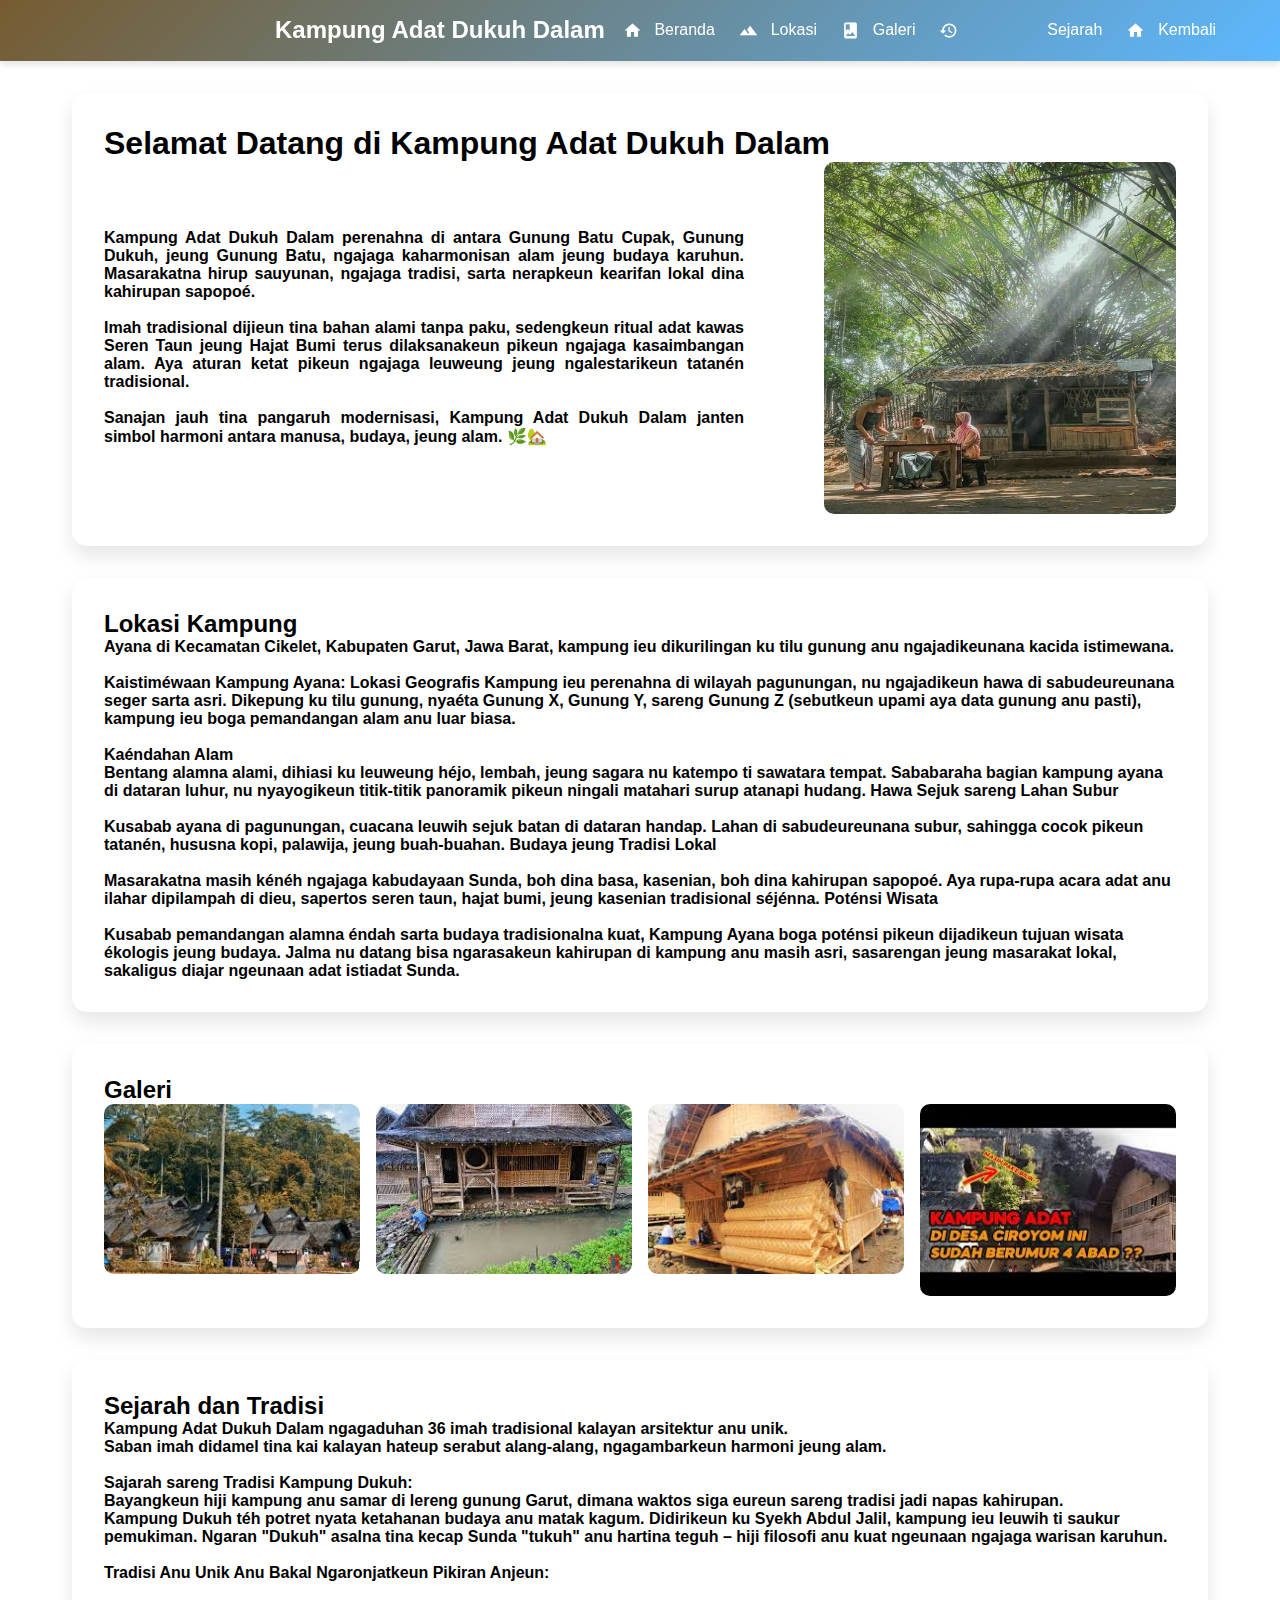
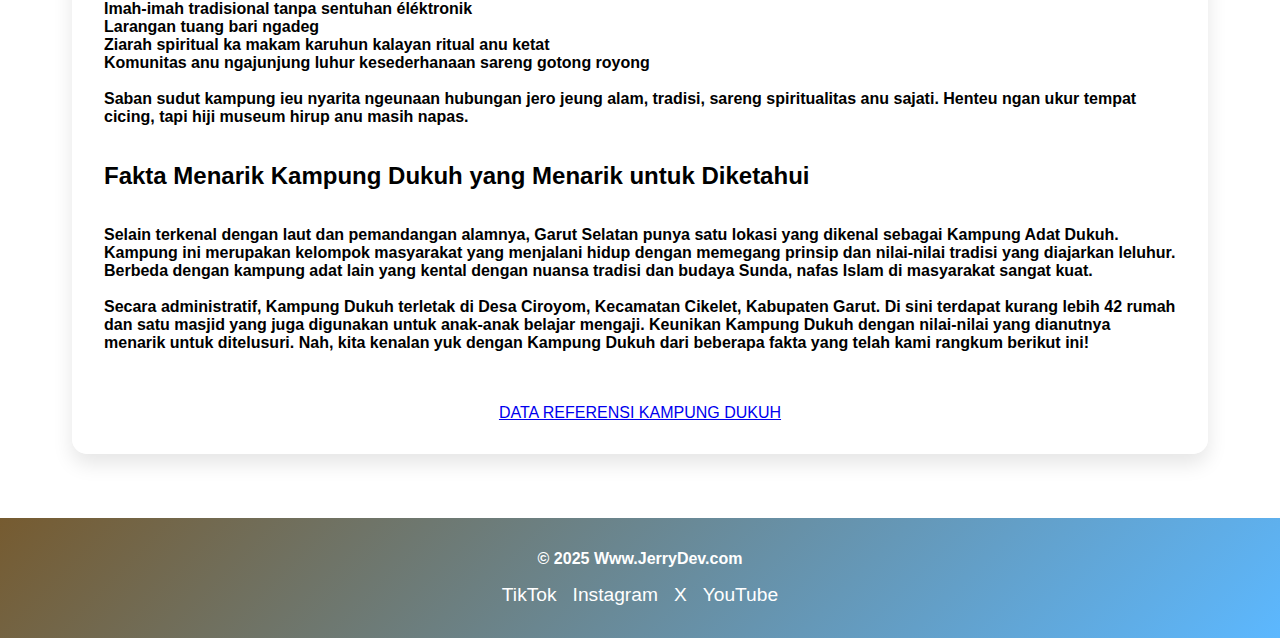
<file: halaman5.html>
<!DOCTYPE html>
<html lang="id">

<head>
    <meta charset="UTF-8">
    <meta name="viewport" content="width=device-width, initial-scale=1.0">
    <title>Kampung Adat Dukuh Dalam</title>
    <link href="https://fonts.googleapis.com/icon?family=Material+Icons" rel="stylesheet">
    <link rel="stylesheet" href="styles/halaman5.css">

</head>

<body>
    <!-- Navbar with Icons -->
    <nav class="navbar">
        <div class="navbar-brand">
            <span class="material-icons">cottage</span> Kampung Adat Dukuh Dalam
        </div>
        <div class="nav-links">
            <a href="#home">
                <span class="material-icons">home</span> Beranda
            </a>
            <a href="#lokasi">
                <span class="material-icons">landscape</span> Lokasi
            </a>
            <a href="#galeri">
                <span class="material-icons">photo_album</span> Galeri
            </a>
            <a href="#sejarah">
                <span class="material-icons">history_edu</span> Sejarah
            </a>
            <a href="index.html">
                <span class="material-icons">home</span> Kembali
            </a>
        </div>
    </nav>

    <!-- Rest of the existing HTML remains the same -->
    <div class="container">
        <section id="home" class="content-section">
            <h1>Selamat Datang di Kampung Adat Dukuh Dalam</h1>
            <div class="content1">
                <p class="paragraf-1">Kampung Adat Dukuh Dalam perenahna di antara Gunung Batu Cupak, Gunung Dukuh,
                    jeung Gunung Batu, ngajaga kaharmonisan alam jeung budaya karuhun. Masarakatna hirup sauyunan,
                    ngajaga tradisi, sarta nerapkeun kearifan lokal dina kahirupan sapopoé. <br>
                    <br>
                    Imah tradisional dijieun tina bahan alami tanpa paku, sedengkeun ritual adat kawas Seren Taun jeung
                    Hajat Bumi terus dilaksanakeun pikeun ngajaga kasaimbangan alam. Aya aturan ketat pikeun ngajaga
                    leuweung jeung ngalestarikeun tatanén tradisional. <br>
                    <br>
                    Sanajan jauh tina pangaruh modernisasi, Kampung Adat Dukuh Dalam janten simbol harmoni antara
                    manusa, budaya, jeung alam. 🌿🏡
                </p>
                <img src="imagesH5/Fotopintrest.jpg" alt="Kampung Adat Dukuh Dalam" class="foto-judul">
            </div>
        </section>

        <section id="lokasi" class="content-section">
            <h2>Lokasi Kampung</h2>
            <p>Ayana di Kecamatan Cikelet, Kabupaten Garut, Jawa Barat, kampung ieu dikurilingan ku tilu gunung anu
                ngajadikeunana kacida istimewana. <br>
                <br>
                Kaistiméwaan Kampung Ayana:
                Lokasi Geografis
                Kampung ieu perenahna di wilayah pagunungan, nu ngajadikeun hawa di sabudeureunana seger sarta asri.
                Dikepung ku tilu gunung, nyaéta Gunung X, Gunung Y, sareng Gunung Z (sebutkeun upami aya data gunung anu
                pasti), kampung ieu boga pemandangan alam anu luar biasa. <br>
                <br>
                Kaéndahan Alam
                <br>
                Bentang alamna alami, dihiasi ku leuweung héjo, lembah, jeung sagara nu katempo ti sawatara tempat.
                Sababaraha bagian kampung ayana di dataran luhur, nu nyayogikeun titik-titik panoramik pikeun ningali
                matahari surup atanapi hudang.
                Hawa Sejuk sareng Lahan Subur <br>
                <br>
                Kusabab ayana di pagunungan, cuacana leuwih sejuk batan di dataran handap.
                Lahan di sabudeureunana subur, sahingga cocok pikeun tatanén, hususna kopi, palawija, jeung buah-buahan.
                Budaya jeung Tradisi Lokal <br>
                <br>
                Masarakatna masih kénéh ngajaga kabudayaan Sunda, boh dina basa, kasenian, boh dina kahirupan sapopoé.
                Aya rupa-rupa acara adat anu ilahar dipilampah di dieu, sapertos seren taun, hajat bumi, jeung kasenian
                tradisional séjénna.
                Poténsi Wisata <br>
                <br>
                Kusabab pemandangan alamna éndah sarta budaya tradisionalna kuat, Kampung Ayana boga poténsi pikeun
                dijadikeun tujuan wisata ékologis jeung budaya.
                Jalma nu datang bisa ngarasakeun kahirupan di kampung anu masih asri, sasarengan jeung masarakat lokal,
                sakaligus diajar ngeunaan adat istiadat Sunda.
            </p>
        </section>

        <section id="galeri" class="content-section">
            <h2>Galeri</h2>
            <div class="gallery">
                <img src="imagesH5/gambar1.jpeg" alt="Gambar">
                <img src="imagesH5/gambar 2.jpeg" alt="Gambar">
                <img src="imagesH5/gambar 3.jpeg" alt="Gambar">
                <img src="imagesH5/gambar 4.jpeg" alt="Gambar">
            </div>
        </section>

        <section id="sejarah" class="content-section">
            <h2>Sejarah dan Tradisi</h2>
            <p>
                Kampung Adat Dukuh Dalam ngagaduhan 36 imah tradisional kalayan arsitektur anu unik. <br> Saban imah
                didamel tina kai kalayan hateup serabut alang-alang, ngagambarkeun harmoni jeung alam. <br>
                <br>
                Sajarah sareng Tradisi Kampung Dukuh: <br>
                Bayangkeun hiji kampung anu samar di lereng gunung Garut, dimana waktos siga eureun sareng tradisi jadi
                napas kahirupan. <br> Kampung Dukuh téh potret nyata ketahanan budaya anu matak kagum.
                Didirikeun ku Syekh Abdul Jalil, kampung ieu leuwih ti saukur pemukiman. Ngaran "Dukuh" asalna tina
                kecap Sunda "tukuh" anu hartina teguh – hiji filosofi anu kuat ngeunaan ngajaga warisan karuhun. <br>
                <br>
                Tradisi Anu Unik Anu Bakal Ngaronjatkeun Pikiran Anjeun: <br>
                <br>
                Imah-imah tradisional tanpa sentuhan éléktronik <br>
                Larangan tuang bari ngadeg <br>
                Ziarah spiritual ka makam karuhun kalayan ritual anu ketat <br>
                Komunitas anu ngajunjung luhur kesederhanaan sareng gotong royong <br>
                <br>

                Saban sudut kampung ieu nyarita ngeunaan hubungan jero jeung alam, tradisi, sareng spiritualitas anu
                sajati. Henteu ngan ukur tempat cicing, tapi hiji museum hirup anu masih napas.
            </p> <br>
            <br>
            <h2>Fakta Menarik Kampung Dukuh yang Menarik untuk Diketahui</h2> <br>
            <br>
            <p>Selain terkenal dengan laut dan pemandangan alamnya, Garut Selatan punya satu lokasi yang dikenal sebagai
                Kampung Adat Dukuh. Kampung ini merupakan kelompok masyarakat yang menjalani hidup dengan memegang
                prinsip dan nilai-nilai tradisi yang diajarkan leluhur. Berbeda dengan kampung adat lain yang kental
                dengan nuansa tradisi dan budaya Sunda, nafas Islam di masyarakat sangat kuat. <br>
                <br>
                Secara administratif, Kampung Dukuh terletak di Desa Ciroyom, Kecamatan Cikelet, Kabupaten Garut. Di
                sini terdapat kurang lebih 42 rumah dan satu masjid yang juga digunakan untuk anak-anak belajar mengaji.
                Keunikan Kampung Dukuh dengan nilai-nilai yang dianutnya menarik untuk ditelusuri. Nah, kita kenalan yuk
                dengan Kampung Dukuh dari beberapa fakta yang telah kami rangkum berikut ini!
            </p> <br>
            <br>
            <a class="social-links" href="https://indonesiakaya.com/pustaka-indonesia/kampung-adat-dukuh-dalam/">DATA REFERENSI KAMPUNG DUKUH </a>
        </section>
    </div>

    <!-- Footer -->
    <footer class="footer">
        <p>&copy; 2025 Www.JerryDev.com</p>
        <div class="social-links">
            <a href="https://www.tiktok.com/@ba.dak?_t=ZS-8tkMGLLcN98&_r=1">TikTok</a>
            <a href="https://www.instagram.com/jeree.xy?igsh=am5sbTV1Y2tzODdx">Instagram</a>
            <a href="#">X</a>
            <a href="#">YouTube</a>
        </div>
    </footer>
    <script src="scripts/halaman5.js"></script>
</body>

</html>
</file>
<file: styles/style.css>
@import url('https://fonts.googleapis.com/css2?family=Roboto:wght@400;500;700;900&display=swap');

:root {
    --primaryTextColor: #242e35;
    /* Untuk title atau judul */
    --secondarytextColor: #656d72;
    /* Untuk text biasa seperto paragraph*/
    --borderColor: #f2f2f2;
    --LineColor: #d9d9d9;
    /*untuk line di pre-tittle*/
    --PrimaryIconColor: #fff;
    --secondaryBackgroundColor: #fbfbfb;
    --thirdBackgroundColor: #f5f3fe;
    --primaryIconColor: #7e74f1;
    --primaryIconColorHover: #5d51e8;
    --sectionPadding: 6rem 0;
    --itemBorderRadius: 0.7rem;
}


* {
    margin: 0;
    padding: 0;
    box-sizing: border-box;
}

body {
    font-family: "Roboto", sans-serif;
}

h1,
h2,
h3,
h4,
h5,
h6,
strong {
    color: var(--primaryTextColor);
}

p {
    font-size: 1rem;
    /* !^px */
    line-height: 1.9rem;
}

p,
span,
label,
textarea,
li {
    color: var(--secondarytextColor);
}

a {
    text-decoration: none;
}

.main-container {
    width: 1200px;
    margin: 0 auto;
}

@media screen and (max-width: 1200px) {
    .main-container {
        width: 90%;
    }
}


/*Buttons*/

.btn {
    padding: 1rem 1.5rem;
    background-color: white;
    border: 1.5px solid var(--borderColor);
    cursor: pointer;
    transition: .2s ease-in-out;
}

.btn:hover {
    box-shadow: rgba(0, 0, 0, 0.04) 0px 3px 5px;
}


/* Titles */

.section-title {
    margin: 1rem 0 4rem;
    font-size: 2rem;
}

.pre-title {
    text-transform: uppercase;
    letter-spacing: .5rem;
    color: var(--secondarytextColor);
    position: relative;
    padding-left: 40px;
    width: fit-content;
    font-weight: 400;
    font-size: 0.9rem;
}

.pre-title::before {
    content: "";
    width: 30px;
    height: 1px;
    background: var(--LineColor);
    position: absolute;
    display: block;
    left: 0;
    top: 50%;
}


/* Layout */

.grid-3 {
    display: grid;
    grid-template-columns: repeat(auto-fit, minmax(250px, 1fr));
    gap: 3rem;
}


/* Logo and Navigation Menu*/

.nav {
    display: flex;
    justify-content: space-between;
    padding: 2rem 0;
}

.nav ul {
    list-style: none;
    display: flex;
    gap: 3rem;
}

.logo {
    display: flex;
    align-items: center;
    font-weight: 700;
    font-size: 2rem;
}

.logo a {
    color: var(--primaryTextColor);
}

nav ul li {
    display: flex;
    align-items: center;
}

nav ul li a {
    color: var(--primaryTextColor);
}

nav ul {
    list-style: none;
    margin: 0;
    padding: 0;
    display: flex;
    justify-content: space-between;
  }
  
  nav ul li {
    position: relative;
  }
  
  nav ul li a {
    text-decoration: none;
    color: #333;
    padding: 10px;
    display: block;
  }

/* Dropdown styles */
.dropdown {
    position: relative;
}

.dropdown-trigger {
    display: flex !important;
    align-items: center;
    gap: 5px;
}

.dropdown-icon {
    font-size: 10px;
    transition: transform 0.3s ease;
}

.dropdown-content {
    position: absolute;
    top: 100%;
    left: 0;
    background-color: white;
    min-width: 180px;
    box-shadow: 0 8px 16px rgba(0,0,0,0.1);
    border-radius: 8px;
    opacity: 0;
    visibility: hidden;
    transform: translateY(10px);
    transition: all 0.3s ease;
    z-index: 100;
    overflow: hidden;
}

.dropdown-content a {
    padding: 12px 16px;
    display: block;
    color: var(--secondarytextColor) !important;
    border-bottom: 1px solid var(--borderColor);
    transition: all 0.2s ease;
}

.dropdown-content a:last-child {
    border-bottom: none;
}

.dropdown-content a:hover {
    background-color: var(--thirdBackgroundColor);
    color: var(--primaryIconColor) !important;
    padding-left: 20px;
}

/* Show dropdown on hover */
.dropdown:hover .dropdown-content {
    opacity: 1;
    visibility: visible;
    transform: translateY(0);
}

.dropdown:hover .dropdown-icon {
    transform: rotate(180deg);
}

/* Add hover underline effect for all nav links */
nav ul li a:not(.btn) {
    position: relative;
}

nav ul li a:not(.btn):after {
    content: '';
    position: absolute;
    width: 0;
    height: 2px;
    bottom: -5px;
    left: 0;
    background-color: var(--primaryIconColor);
    transition: width 0.3s ease;
}

nav ul li a:not(.btn):hover:after,
nav ul li.dropdown:hover > a:after {
    width: 100%;
}

  
  
/* burger */

.burger div {
    width: 25px;
    height: 2px;
    background-color: #000;
    margin: 7px;
    transition: all.3s;
    z-index: 99;
}

.burger {
    display: none;
    z-index: 99;
    position: fixed;
    top: 33px;
    right: 33px;
}


/* Hero section */

#hero {
    height: 720px;
    display: grid;
    grid-template-columns: 1fr 1fr;
    /*fr -> freqtion membagi ke 2 kolom yang sama rata*/
    align-items: center;
}

.hero-name {
    font-size: 3rem;
    font-weight: 700;
    margin: .5rem 0 1rem;
}

.hero-name span {
    color: var(--primaryIconColor);
}

.hero-right img {
    width: 90%;
}

.hero-right {
    display: flex;
    justify-content: center;
}


/* Services Section */

#services {
    background-color: var(--secondaryBackgroundColor);
    padding: var(--sectionPadding);
}

.services .pre-title {
    margin: 0 auto;
}

.services-title {
    text-align: center;
}

.service {
    padding: 3rem 2 rem;
    text-align: center;
    background: var(--PrimaryIconColor);
    border-radius: var(--itemBorderRadius);
}

.service {
    margin: 1, 5rem 0;
    font-weight: 500;
    font-size: 1, 05rem;
}

.service-icon {
    background: var(--thirdBackgroundColor);
    width: fit-content;
    margin: 0 auto;
    padding: 1rem 1.3rem;
    border-radius: 0.5rem;
}

.service-icon svg {
    fill: var(--primaryIconColor);
}


/* Portfolio Section  */

#portfolios {
    padding: var(--sectionPadding);
}

.portfolio {
    border-radius: var(--itemBorderRadius);
    overflow: hidden;
    border: 1px solid var(--borderColor);
}

.portfolio-cover {
    height: 250px;
}

.portfolio-cover img {
    width: 100%;
    height: 100%;
    object-fit: cover;
}

.portfolio-info {
    padding: 2rem 1.5rem;
}

.portfolio-title {
    display: flex;
    justify-content: space-between;
    align-items: center;
    gap: 1rem;
}

.portfolio h4 {
    font-weight: 500;
    font-size: 1.05rem;
}

.portfolio-title a svg:hover {
    fill: var(--primaryIconColor);
}

.portfolio-title a svg {
    transition: 2.s ease-in-out;
}

.portfolio-tags {
    display: flex;
    gap: 1rem;
    margin: 1rem 0;
}

.portfolio-tags div {
    font-size: .9rem;
    border: 1px solid var(--borderColor);
    padding: .4rem 1rem;
    color: var(--secondarytextColor);
}


/* SKills & Education */

#skills {
    padding: var(--sectionPadding);
    background: var(--secondaryBackgroundColor);
}

.skills-grid {
    display: grid;
    grid-template-columns: repeat(auto-fit, minmax(350px, 1fr));
    gap: 3rem;
}

.education {
    display: flex;
    gap: 2rem;
}

.education-line {
    padding: 0 .7rem;
}

.education .line div {
    width: 2px;
    height: 100%;
    background: var(--borderColor);
    position: relative;
}

.education-info p {
    margin: .6rem 0 1.4rem;
}

.education-years {
    margin-bottom: 3rem;
}


/*  The dot on the line */

.education .line div:before {
    content: "";
    width: 15px;
    height: 15px;
    background-color: var(--borderColor);
    border-radius: 50%;
    position: absolute;
    left: -6px;
}

.skills-list {
    display: grid;
    grid-template-columns: 1fr 1fr;
    margin-top: 1.5rem;
}

.skills-right ul {
    line-height: 2rem;
    padding: 0 1rem;
}


/* Contact Section */

#contact {
    padding: var(--sectionPadding);
}

.contact {
    display: grid;
    grid-template-columns: repeat(auto-fit, minmax(350px, 1fr));
    gap: 3rem;
}

.contact-form div {
    margin-bottom: 1.4rem;
}

.contact-form input,
.contact-form textarea {
    width: 100%;
    padding: 0.75rem 1.3rem;
    font-family: "Roboto", sans-serif;
    background-color: var(--secondaryBackgroundColor);
    border: 1px solid var(--borderColor);
    border-radius: 3px;
    resize: none;
}

.contact-form input::placeholder,
.contact-form textarea::placeholder {
    color: #9d9fa1;
}

.contact-form input:focus,
.contact-form textarea:focus {
    outline: none;
    border: 1px solid #7d7d7d;
}

.btn-submit {
    width: 100%;
    padding: .75rem 1.3rem;
    background-color: var(--primaryIconColor);
    color: white;
    border: none;
    border-radius: 3px;
    cursor: pointer;
    transition: 0.2s ease-in-out;
}

.btn-submit:hover {
    background: var(--primaryIconColorHover);
}

.contact-item {
    display: flex;
    gap: 1.5rem;
    margin-bottom: 2.5rem;

}

.contact-item-icon {
    background: var(--thirdBackgroundColor);
    width: 53px;
    height: 53px;
    border-radius: 9px;
    display: flex;
    justify-content: center;
    align-items: center;
}

.contact-item-icon svg {
    fill: var(--primaryIconColor);
}

.contact-item-detail h4 {
    margin-bottom: 0.6rem;
}

/* Footer Section */
footer {
    padding: 4rem 0;
    background: var(--secondaryBackgroundColor);
    text-align: center;
}

.footer-icons {
    margin-bottom: 1rem;
}

.footer-icons a {
    margin: 0 .5rem;
}

.footer-icons svg {
    fill: #3e3f40;
}

.footer-icons a:hover svg {
    fill: var(--secondarytextColor);
}
</file>
<file: styles/renponsive.css>
@media screen and (max-width: 1000px) {
    p {
        font-size: .9rem;
        line-height:1.8rem;
    }

    .grid-3 {
        gap: 1rem;
    }

    .skills-right ul li {
        font-size: 0.9rem;
    }

}

@media screen and (max-width: 825px) {
    /* Burger */
    .burger {
        display: block;
        cursor: pointer;
    }

    .toggle-burger .line-1 {
        transform: rotate(-45deg) translate(-5px, 7px);
    }

    .toggle-burger .line-2 {
        opacity: 0;
    }

    .toggle-burger .line-3 {
        transform: rotate(45deg) translate(-5px, -7px);
    }
    /* Navigation */
    nav {
        position: fixed;
        width: 50%;
        right: 0;
        top: 0;
        height: 100vh;
        flex-direction: column;
        background: #fff;
        border-left: 1px solid #f2f2f2;
        z-index: 9;
        transform: translateX(100%);
        transition: 0.3s ease-in-out;
        scroll-behavior: smooth;
    }

    nav ul {
        height: 100vh;
        align-items: center;
        flex-direction: column;
        justify-content: center;
    }

    .nav-active {
        transform: translateX(0);
    }

    :root {
        --sectionPadding: 4rem 0
    }

    .section-title {
        font-size: 1.6rem;
        margin: 0.6rem 0 2.5rem;
    }

    .pre-title {
        font-size: 0.8rem;
    }

    /* Hero Section */
    #hero {
        grid-template-columns: 1fr;
        height: fit-content;
    }

    .hero-right {
        order: -1;
    }

    .hero-right img {
        width: 70%;
    }

    .hero-left {
        text-align: center;
        padding-bottom: 5rem;
    }

    .hero-left .pre-title {
        margin: auto;
    }

    .hero-name {
        font-size: 2.5rem;
        margin-bottom: 0.5rem;

    }

    /* Skills Section */
    .skills-grid {
        gap: 1rem;
    }

    /* Footer Section */
    footer {
        padding:2rem 0 ;
    }
}
/* Add this to your styles/responsive.css file */

@media screen and (max-width: 768px) {
    /* Mobile dropdown styles */
    .dropdown-content {
        position: static;
        opacity: 0;
        visibility: hidden;
        height: 0;
        box-shadow: none;
        transform: none;
        transition: all 0.3s ease;
        background-color: var(--secondaryBackgroundColor);
        border-radius: 0;
    }
    
    .dropdown.touch-active .dropdown-content {
        opacity: 1;
        visibility: visible;
        height: auto;
        margin-top: 10px;
        margin-bottom: 10px;
    }
    
    .dropdown-content a {
        padding: 12px 20px;
    }
    
    .dropdown-trigger {
        justify-content: space-between;
        width: 100%;
    }
    
    .dropdown-icon {
        transition: transform 0.3s ease;
    }
    
    .dropdown.touch-active .dropdown-icon {
        transform: rotate(180deg);
    }
}

@media screen and (max-width: 640px) {
    /* Title */
    .section-title {
        font-size: 1.3rem;
    }

    .pre-title {
        font:0.7rem ;
    }
}
</file>
<file: styles/halaman3.css>
/* styles.css */
body {
    font-family: Arial, sans-serif;
    line-height: 1.6;
    margin: 0;
    padding: 0;
    background-color: #f9f9f9;
    color: #333;
}

/* Navbar Style */
.navbar {
    background-color: #007bff;
    padding: 10px 20px;
    box-shadow: 0 4px 8px rgba(0, 0, 0, 0.1);
    position: sticky;
    top: 0;
    z-index: 1000;
}

.navbar .nav-link {
    text-decoration: none;
    color: white;
    font-size: 1.2em;
    font-weight: bold;
}

.navbar .nav-link:hover {
    color: #000000;
}

.container {
    width: 80%;
    max-width: 900px;
    margin: 20px auto;
    padding: 20px;
    background: #ffffff;
    border-radius: 10px;
    box-shadow: 0 4px 8px rgba(0, 0, 0, 0.1);
}

.article header {
    border-bottom: 2px solid #007bff;
    padding-bottom: 10px;
    margin-bottom: 20px;
}

.article h1 {
    color: #007bff;
    font-size: 2em;
    margin-bottom: 10px;
}

.author-date {
    font-size: 0.9em;
    color: #555;
}

.article section h2 {
    color: #0056b3;
    margin-top: 20px;
    font-size: 1.5em;
}

.article section h3 {
    color: #007bff;
    margin-top: 15px;
    font-size: 1.2em;
}

.article p, .article ul {
    margin: 10px 0;
}

.article ul {
    list-style: square;
    padding-left: 20px;
}

.article ul li {
    margin: 8px 0;
}

.article footer {
    border-top: 1px solid #ddd;
    padding-top: 15px;
    margin-top: 20px;
    font-size: 1em;
    color: #444;
    text-align: center;
}
</file>
<file: styles/halaman4.css>
/* General Styles */
body {
  font-family: Arial, sans-serif;
  margin: 0;
  padding: 0;
  background: linear-gradient(to right, #000, #fff);
  color: #fff;
}

/* Navbar */
.navbar {
  display: flex;
  justify-content: space-between;
  align-items: center;
  padding: 10px 20px;
  background-color: rgba(0, 0, 0, 0.7);
  position: sticky;
  top: 0;
  z-index: 1000;
}

.navbar-left h1 {
  margin: 0;
  font-size: 24px;
  color: #fff;
}

.navbar-right button {
  background: none;
  border: none;
  color: #fff;
  margin: 0 10px;
  cursor: pointer;
  font-size: 16px;
}

.navbar-right button:hover {
  text-decoration: underline;
  color: #ccc;
}

.btn-kembali {
  color: #fff;
  padding: 10px 20px;
  border: none;
  border-radius: 5px;
  cursor: pointer;
}

.btn-kembali:hover {
  background-color: #2e2e2e;
}

/* Body */

.judul-teks {
  font-weight: bold;
  font-size: 20px;
}
p {
text-align: justify;
}

.p-footer {
  text-align: center;
}



.image-source {
  font-size: 12px;
  color: #666;
  margin-top: 5px;
  text-align: center;
}

.rev-section {
  display: flex;
  align-items: center;
  padding: 20px;
  margin: 20px 0;
  background: linear-gradient(to right, #333, #666);
}

.rev-image img {
  width: 300px;
  height: auto;
  border-radius: 10px;
}

.rev-content {
  margin-left: 20px;
  background-color: #444;
  padding: 20px;
  border: 1px solid #666;
  border-radius: 10px;
  box-shadow: 0 0 10px rgba(0, 0, 0, 0.1);
}

.rev-content h2 {
  font-size: 24px;
  margin-top: 0;
  color: #fff;
}

.rev-content p {
  font-size: 18px;
  color: #ccc;
}

.rev-content button {
  background-color: #333;
  color: #fff;
  border: none;
  padding: 10px 20px;
  cursor: pointer;
  border-radius: 5px;
}

.rev-content button:hover {
  background-color: #555;
  color: #fff;
}

.details {
  display: none;
  padding: 20px;
  background-color: #666;
  border: 1px solid #888;
  border-radius: 10px;
}

#rev1-details.show {
  display: block;
}

/* Footer */
footer {
  text-align: center;
  padding: 20px;
  background-color: rgba(0, 0, 0, 0.7);
  margin-top: 50px;
}

.social-icons a {
  color: #fff;
  margin: 0 10px;
  font-size: 20px;
}

.social-icons a:hover {
  color: #ccc;
}
</file>
<file: styles/halaman5.css>
/* Soft Brown Gradient Color Palette */


:root {
    --bg-primary: linear-gradient(135deg, #964B00, #788F3C);
    --bg-secondary: linear-gradient(135deg, #765b30,   #5cb8ff);
    --text-primary: #452B1F;
    --text-secondary: #2F4F4F;
    --hover-color: #8B9467;
}

* {
    margin: 0;
    padding: 0;
    box-sizing: border-box;
    font-family: 'Segoe UI', Tahoma, Geneva, Verdana, sans-serif;
}


body {
    background-image: url("https://github.com/JexyDev/Portfolio-Jeremy-Darrell-A/blob/main/imagesH5/FotoHutan.jpg?raw=true");
/*     background-image: url("./imagesH5/FotoHutan.jpg");
    background-image: url("imagesH5/FotoHutan.jpg");    */
    background-size: cover;
    /* atau contain untuk memastikan gambar tetap proporsional */
    background-position: center;
    background-repeat: no-repeat;
    background-attachment: fixed;
    /* untuk membuat gambar tetap di tempat saat scrolling */

}
 
p {
    font-weight: bolder;
}

/* Navbar Styling */

.navbar {
    background: var(--bg-secondary);
    color: white;
    display: flex;
    justify-content: space-between;
    align-items: center;
    padding: 1rem 5%;
    position: sticky;
    top: 0;
    z-index: 1000;
    box-shadow: 0 4px 6px rgba(0, 0, 0, 0.1);
}

.navbar-brand {
    font-size: 1.5rem;
    font-weight: bold;
}

.nav-links {
    display: flex;
    gap: 1.5rem;
}

.nav-links a {
    color: white;
    text-decoration: none;
    transition: color 0.3s ease;
}

.nav-links a:hover {
    color: #ff9500;
}

/* Main Content Styling */

.container {
    max-width: 1200px;
    margin: 0 auto;
    padding: 2rem;
}

.content-section {
    background: rgba(255, 255, 255, 0.821);
    border-radius: 15px;
    padding: 2rem;
    margin-bottom: 2rem;
    box-shadow: 0 10px 20px rgba(0, 0, 0, 0.1);
}

.gallery {
    display: grid;
    grid-template-columns: repeat(auto-fit, minmax(250px, 1fr));
    gap: 1rem;
}

.gallery img {
    width: 100%;
    border-radius: 10px;
    transition: transform 0.3s ease;
}

.gallery img:hover {
    transform: scale(1.05);
}

/* Footer Styling */

.footer {
    background: var(--bg-secondary);
    color: white;
    text-align: center;
    padding: 2rem;
}

.h2-link {
    text-align: center;
}

.social-links {
    display: flex;
    justify-content: center;
    gap: 1rem;
    margin-top: 1rem;
}

.social-links a {
    color: white;
    text-decoration: none;
    font-size: 1.2rem;
    transition: color 0.3s ease;
}

.social-links a:hover {
    color: #FFD700;
}



.nav-links a {
    display: flex;
    align-items: center;
    gap: 0.5rem;
}

.nav-links a .material-icons {
    margin-right: 0.3rem;
    font-size: 1.2rem;
}

.navbar-brand {
    display: flex;
    align-items: center;
    gap: 0.5rem;
}

.navbar-brand .material-icons {
    font-size: 1.8rem;
}

.content1 {
    display: flex;
    flex-direction: row;
    justify-content: space-between;
    align-items: center;

}

.foto-judul {
    height: 22rem;
    width: 22rem;
    border-radius: 10px;

}

.paragraf-1 {
    width: 40rem;
    text-align: justify;
}
</file>
<file: styles/halaman1.css>
/* Reset dasar untuk menghindari margin dan padding default */
* {
    margin: 0;
    padding: 0;
    box-sizing: border-box;
  }
  
  /* Styling untuk navbar */
  .navbar {
    background-color: #fffae1;
    padding: 15px 0;
    text-align: center;
  }
  
  .navbar .home-link {
    color: #000000;
    background-color: rgb(255, 255, 251);
    text-decoration: none;
    font-size: 18px;
    font-weight: bold;
    transition: color 0.3s ease;
    padding: 10px;
    border-radius: 10px;
  }
  
  .navbar .home-link:hover {
    color: #654f2b;
    background-color: #ffc76c;
    transition:0.3s ease-in-out ;
  }
  
  /* Styling untuk kontainer gambar */
  .image-container {
    display: flex;
    flex-direction: column;
    align-items: center;
    padding: 20px;
    gap: 20px;
    height: 100vh;
    overflow-y: scroll; /* Menambahkan scroll vertikal */
  }
  
  .scroll-image {
    width: 70%; /* Menentukan lebar gambar */
    height: auto; /* Menjaga proporsi gambar */
    border-radius: 10px;
    transition: transform 0.5s ease; /* Animasi gambar */
  }
  
  /* Efek inovatif ketika gambar di-scroll */
  .scroll-image:hover {
    transform: scale(1.1); /* Membesarkan gambar saat hover */
    box-shadow: 0 10px 20px rgba(0, 0, 0, 0.2); /* Menambahkan bayangan saat gambar diperbesar */
  }
  
  /* Menambahkan efek parallax pada scroll gambar */
  .image-container::-webkit-scrollbar {
    width: 10px;
  }
  
  .image-container::-webkit-scrollbar-thumb {
    background-color: #333;
    border-radius: 10px;
  }
  
  .image-container::-webkit-scrollbar-track {
    background-color: #f1f1f1;
  }
</file>
<file: styles/halaman2.css>
/* Reset dasar untuk menghindari margin dan padding default */
* {
    margin: 0;
    padding: 0;
    box-sizing: border-box;
  }
  
  /* Styling untuk navbar */
  .navbar {
    background-color: #6b0065;
    padding: 15px 0;
    text-align: center;
  }
  
  .navbar .home-link {
    color: #fff;
    background-color: #b000b0;
    text-decoration: none;
    font-size: 18px;
    font-weight: bold;
    transition: color 0.3s ease;
    border-radius: 5px;
    padding: 10px;
  }
  
  .navbar .home-link:hover {
    color: #f39bff;
   
  }
  
  /* Styling untuk kontainer gambar */
  .image-container {
    display: flex;
    flex-direction: column;
    align-items: center;
    padding: 20px;
    gap: 20px;
    height: 100vh;
    overflow-y: scroll; /* Menambahkan scroll vertikal */
  }
  
  .scroll-image {
    width: 70%; /* Menentukan lebar gambar */
    height: auto; /* Menjaga proporsi gambar */
    border-radius: 10px;
    transition: transform 0.5s ease; /* Animasi gambar */
  }
  
  /* Efek inovatif ketika gambar di-scroll */
  .scroll-image:hover {
    transform: scale(1.1); /* Membesarkan gambar saat hover */
    box-shadow: 0 10px 20px rgba(0, 0, 0, 0.2); /* Menambahkan bayangan saat gambar diperbesar */
  }
  
  /* Menambahkan efek parallax pada scroll gambar */
  .image-container::-webkit-scrollbar {
    width: 10px;
  }
  
  .image-container::-webkit-scrollbar-thumb {
    background-color: #333;
    border-radius: 10px;
  }
  
  .image-container::-webkit-scrollbar-track {
    background-color: #f1f1f1;
  }
</file>
